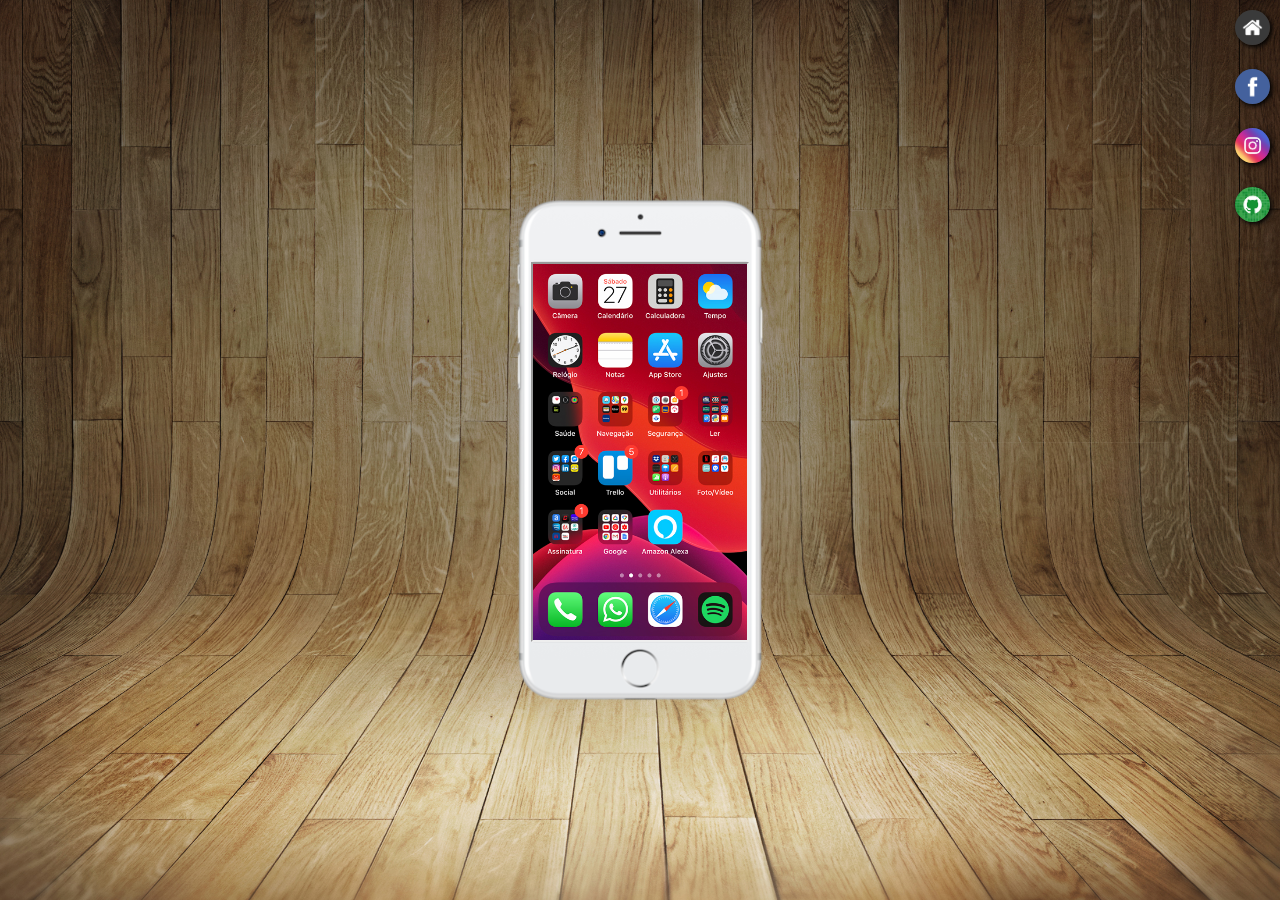
<file: index.html>
<!DOCTYPE html>
<html lang="en">
<head>
    <meta charset="UTF-8">
    <meta http-equiv="X-UA-Compatible" content="IE=edge">
    <meta name="viewport" content="width=device-width, initial-scale=1.0">
    <title>Projeto Social</title>
    <style>
        * {
            padding: 0px;
            margin: 0px;
        }

        html, body {
            height: 100vh;
            width: 100vw;
            font-family: Arial, Helvetica, sans-serif;
        }

        main {
            position: relative;
            height: 100vh;      
        }

        body {
            background: url(imagens/fundo-madeira.jpg) top center no-repeat fixed;
            background-size: cover; 
        }

        section#telefone {
            background: url(imagens/frame-iphone250x504.png);
            width: 250px;
            height: 504px;
            position: absolute;
            top: 50%;
            left: 50%;
            transform: translate(-50%, -50%);
        }

        iframe#tela {
            width: 214px;
            height: 376px;
            position: relative;
            top: 64px;
            left: 16px;
        }

        section#redes-sociais {
            text-align: right;

        }

        section#redes-sociais > a > img {
            border-radius: 50%;
            width: 35px;
            margin: 10px;
            box-sizing: border-box;
            box-shadow: 2px 2px 5px black;
        }

        section#redes-sociais img:hover {
            border: 2px solid rgba(255, 255, 255, 0.842);
            transform: translate(-5%, -5%);
            transition: transform .3s, border .6s;
            box-shadow: 5px 5px 10px black;   
        }


    </style>
</head>
<body>
    <main>
        <section id="telefone">
            <iframe src="home.html" name="tela" id="tela">Seu navegador não é compatível com isso</iframe>
        </section>

        <section id="redes-sociais">

            <a href="home.html" target="tela"><img src="imagens/logo-home.jpg" alt="Tela Home" ></a> <br>

            <a href="facebook.html" target="tela"><img src="imagens/logo-facebook.jpg" alt="Tela facebook"></a> <br>
            
            <a href="instagram.html" target="tela"><img src="imagens/logo-instagram.jpg" alt=""></a> <br>

            <a href="github.html" target="tela"><img src="imagens/logo-github.jpg" alt=""></a>
            <a href="#" target="tela"></a>
        </section>
    </main>
</body>
</html>
</file>
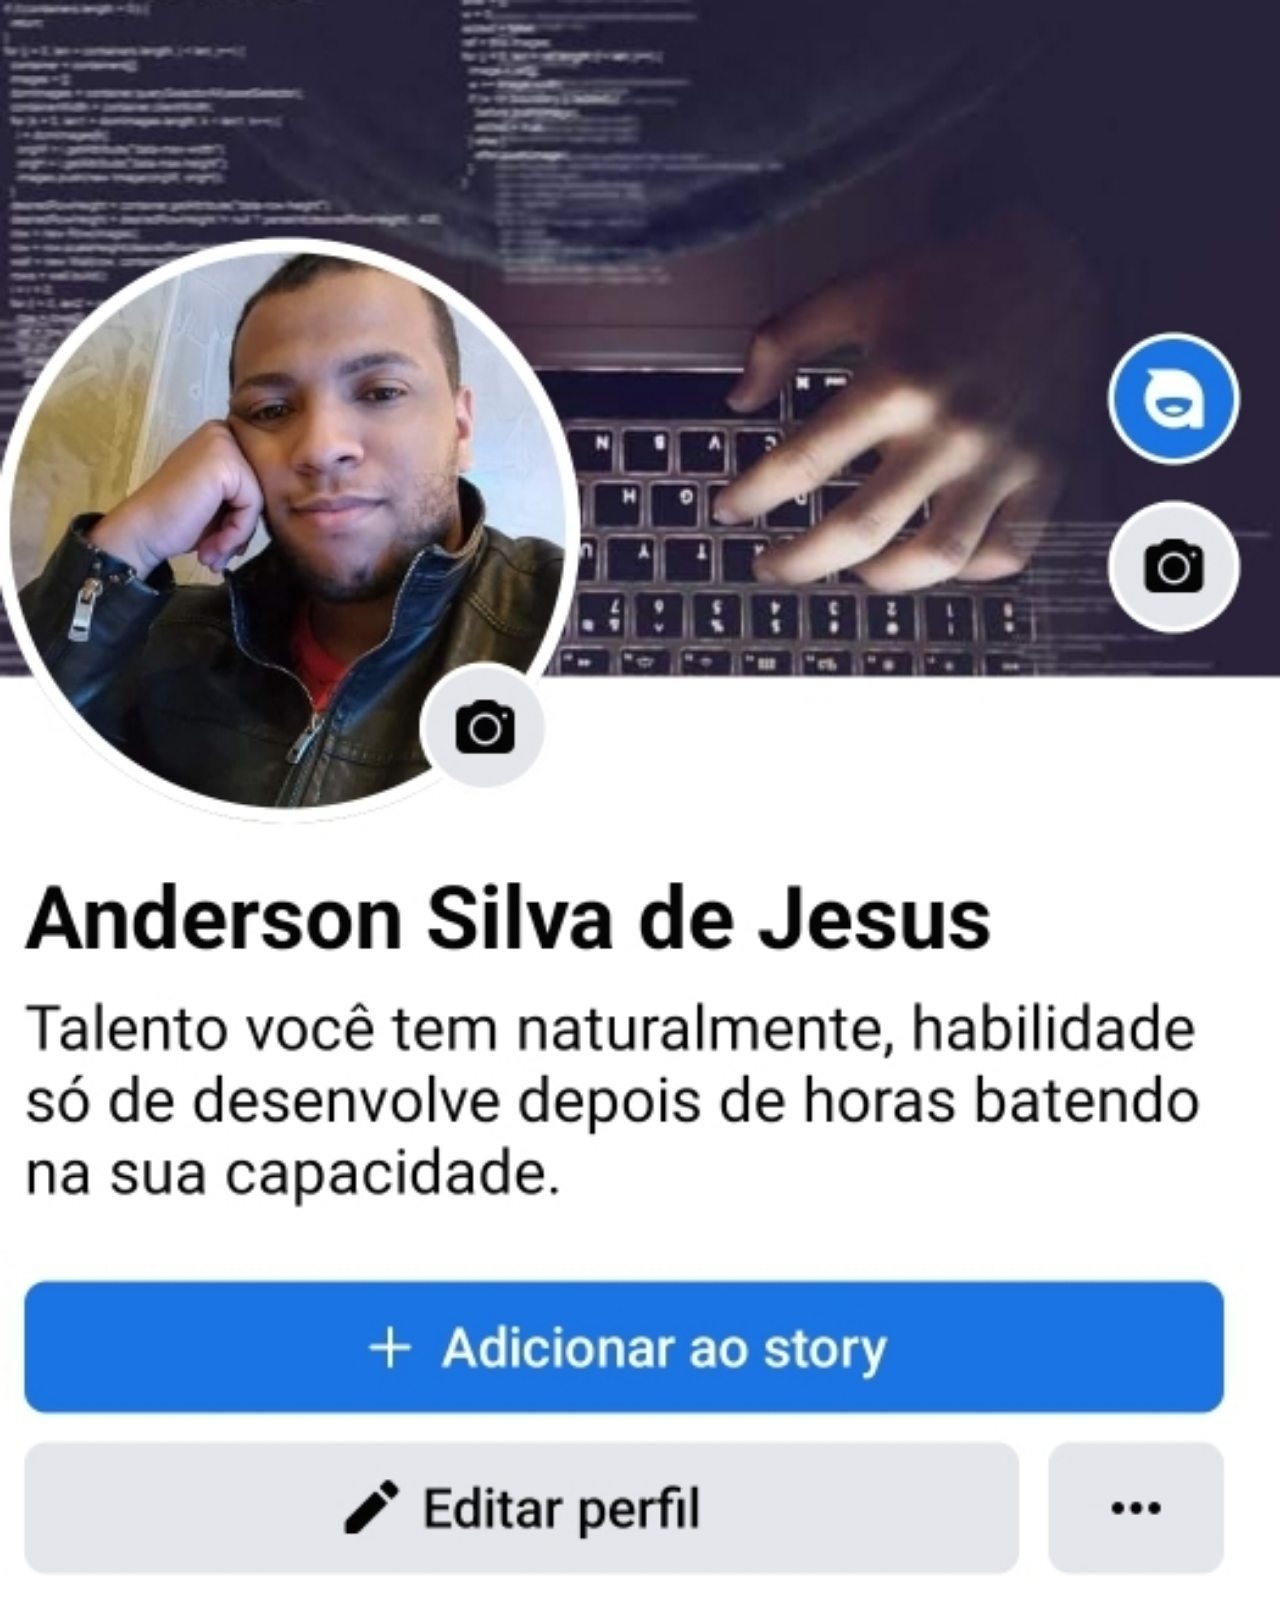
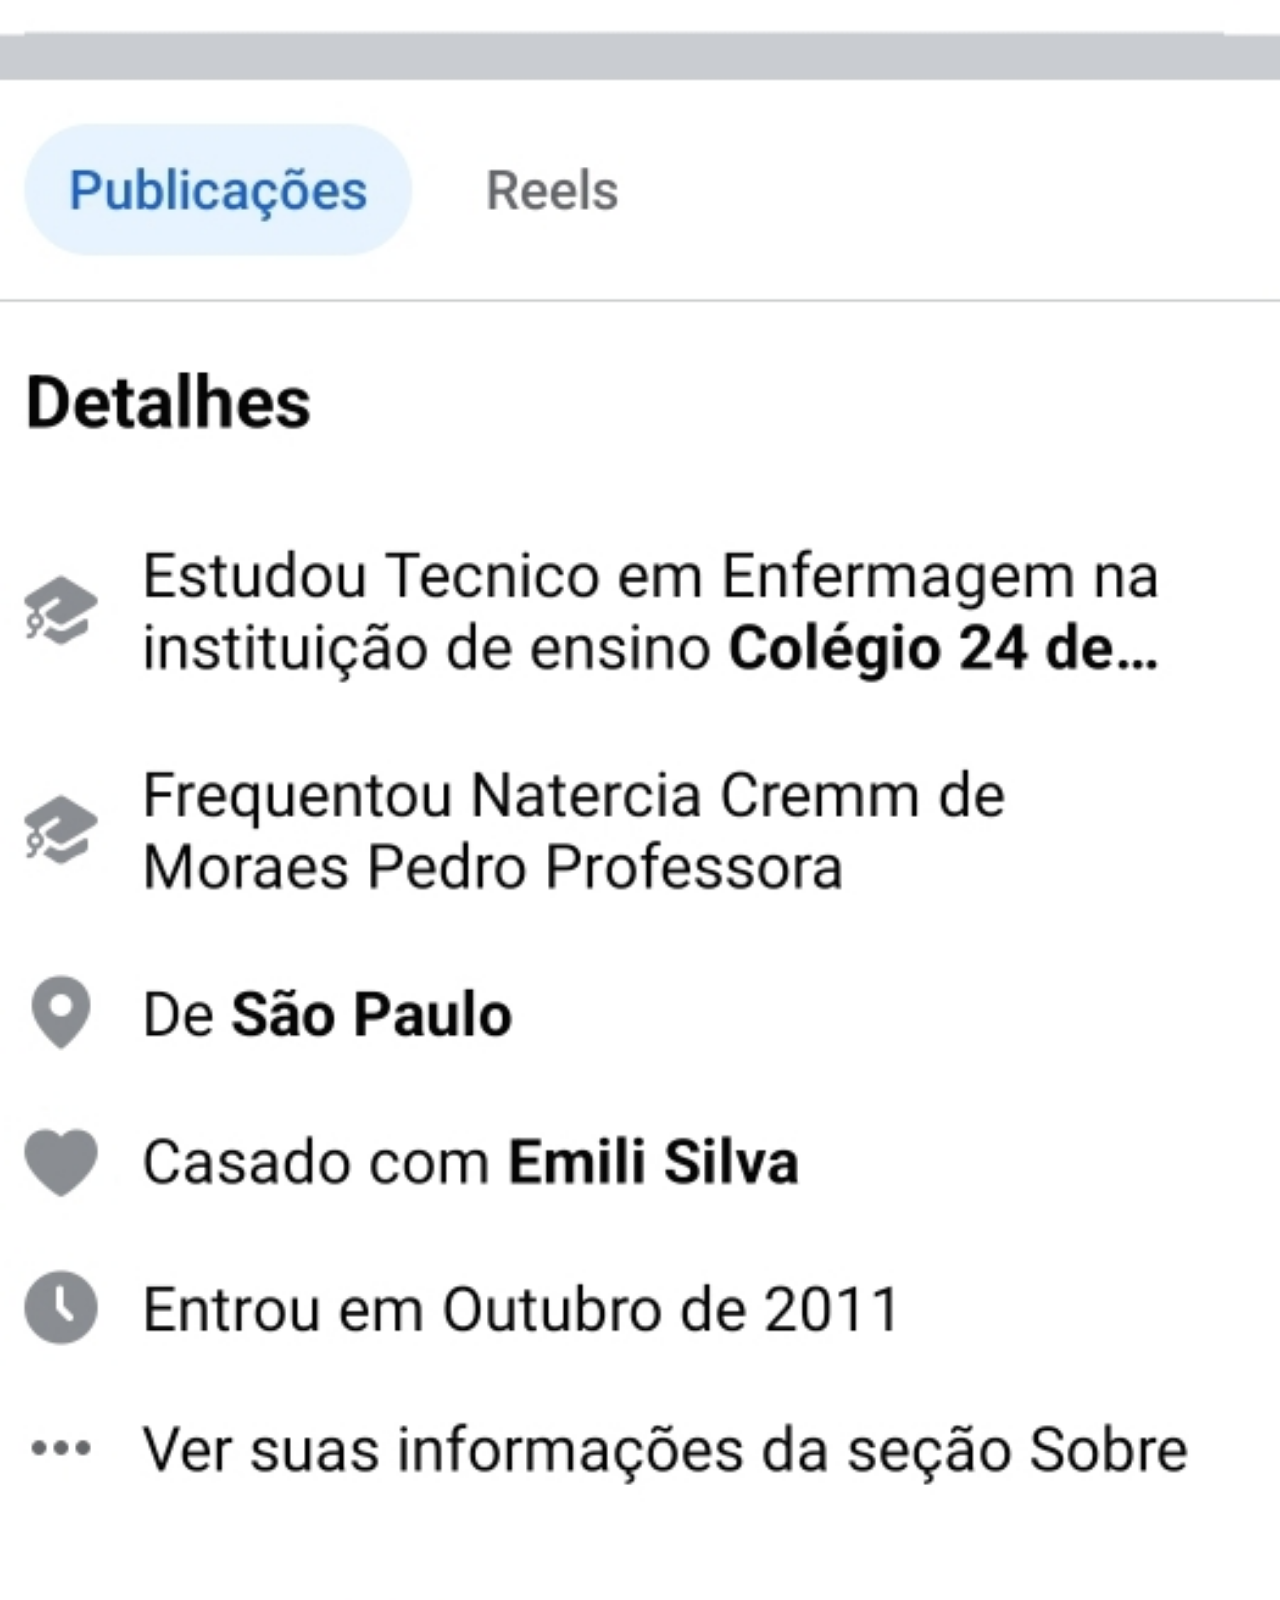
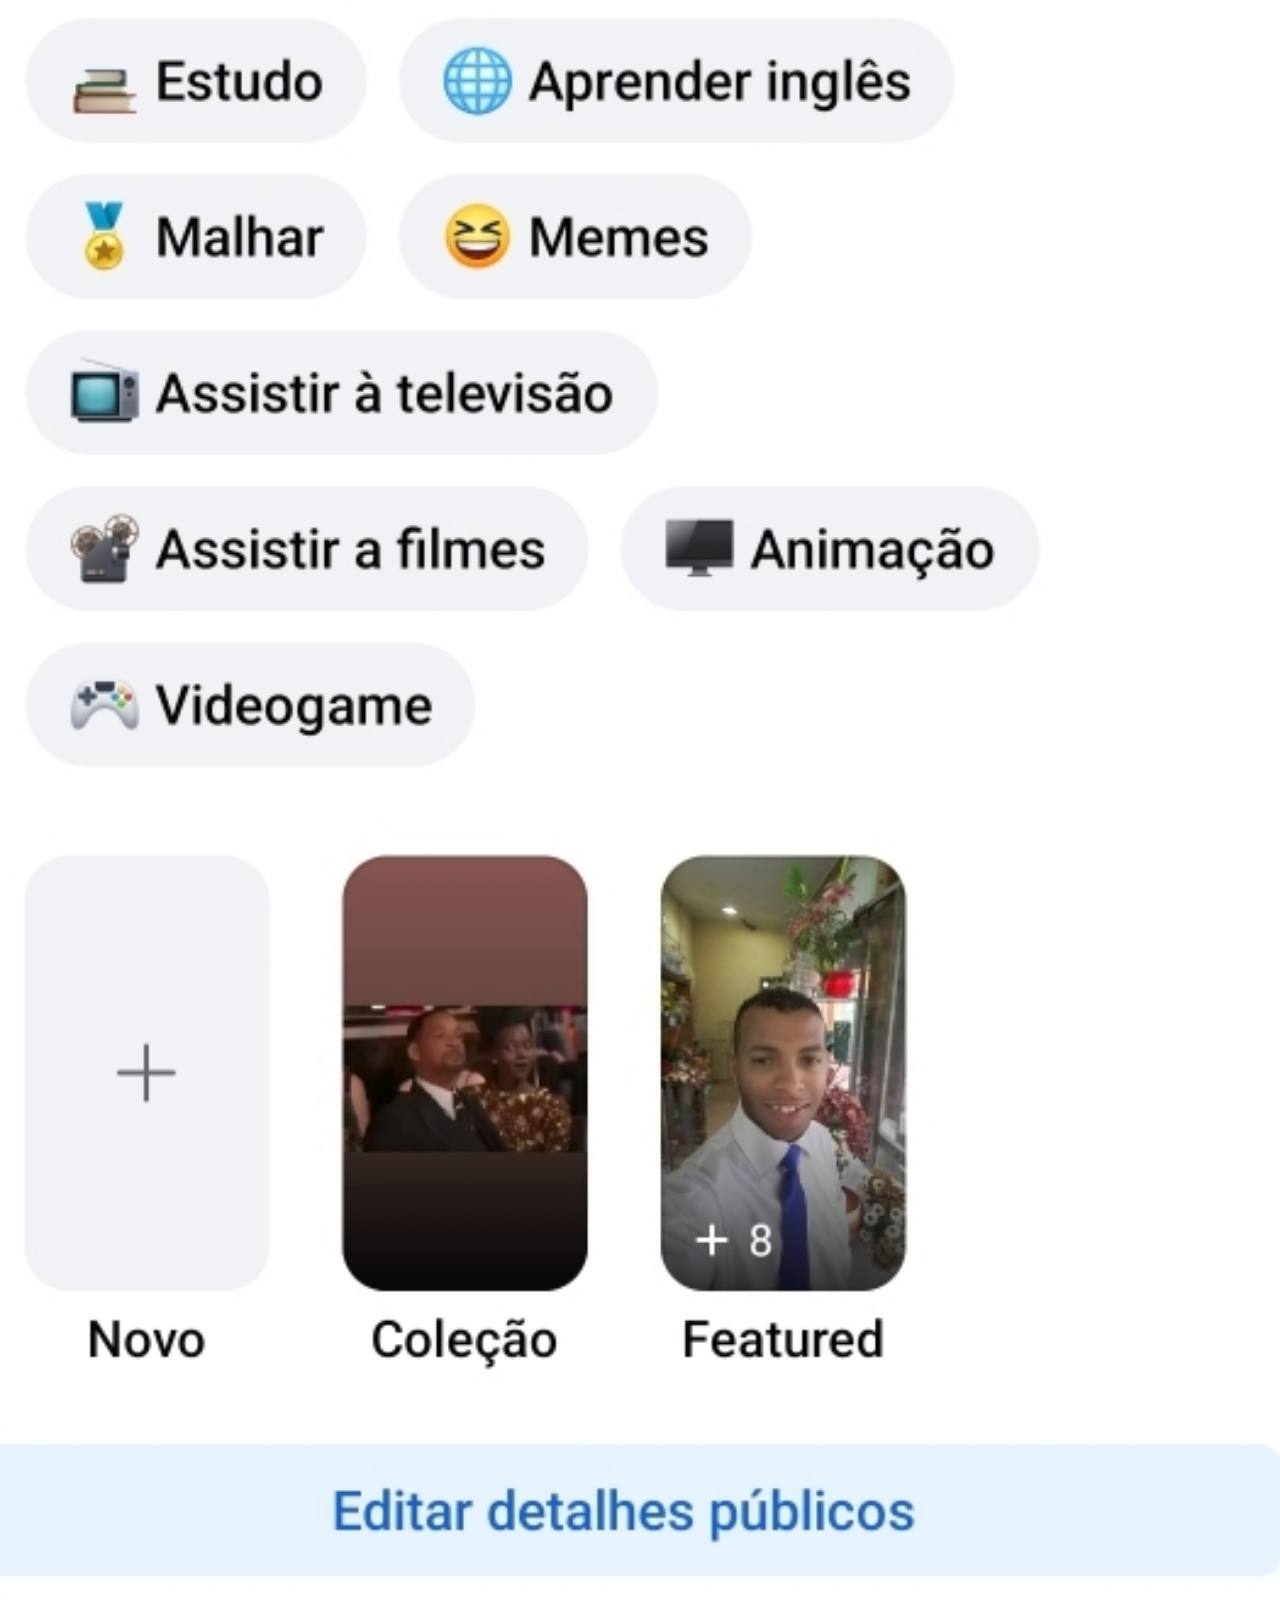
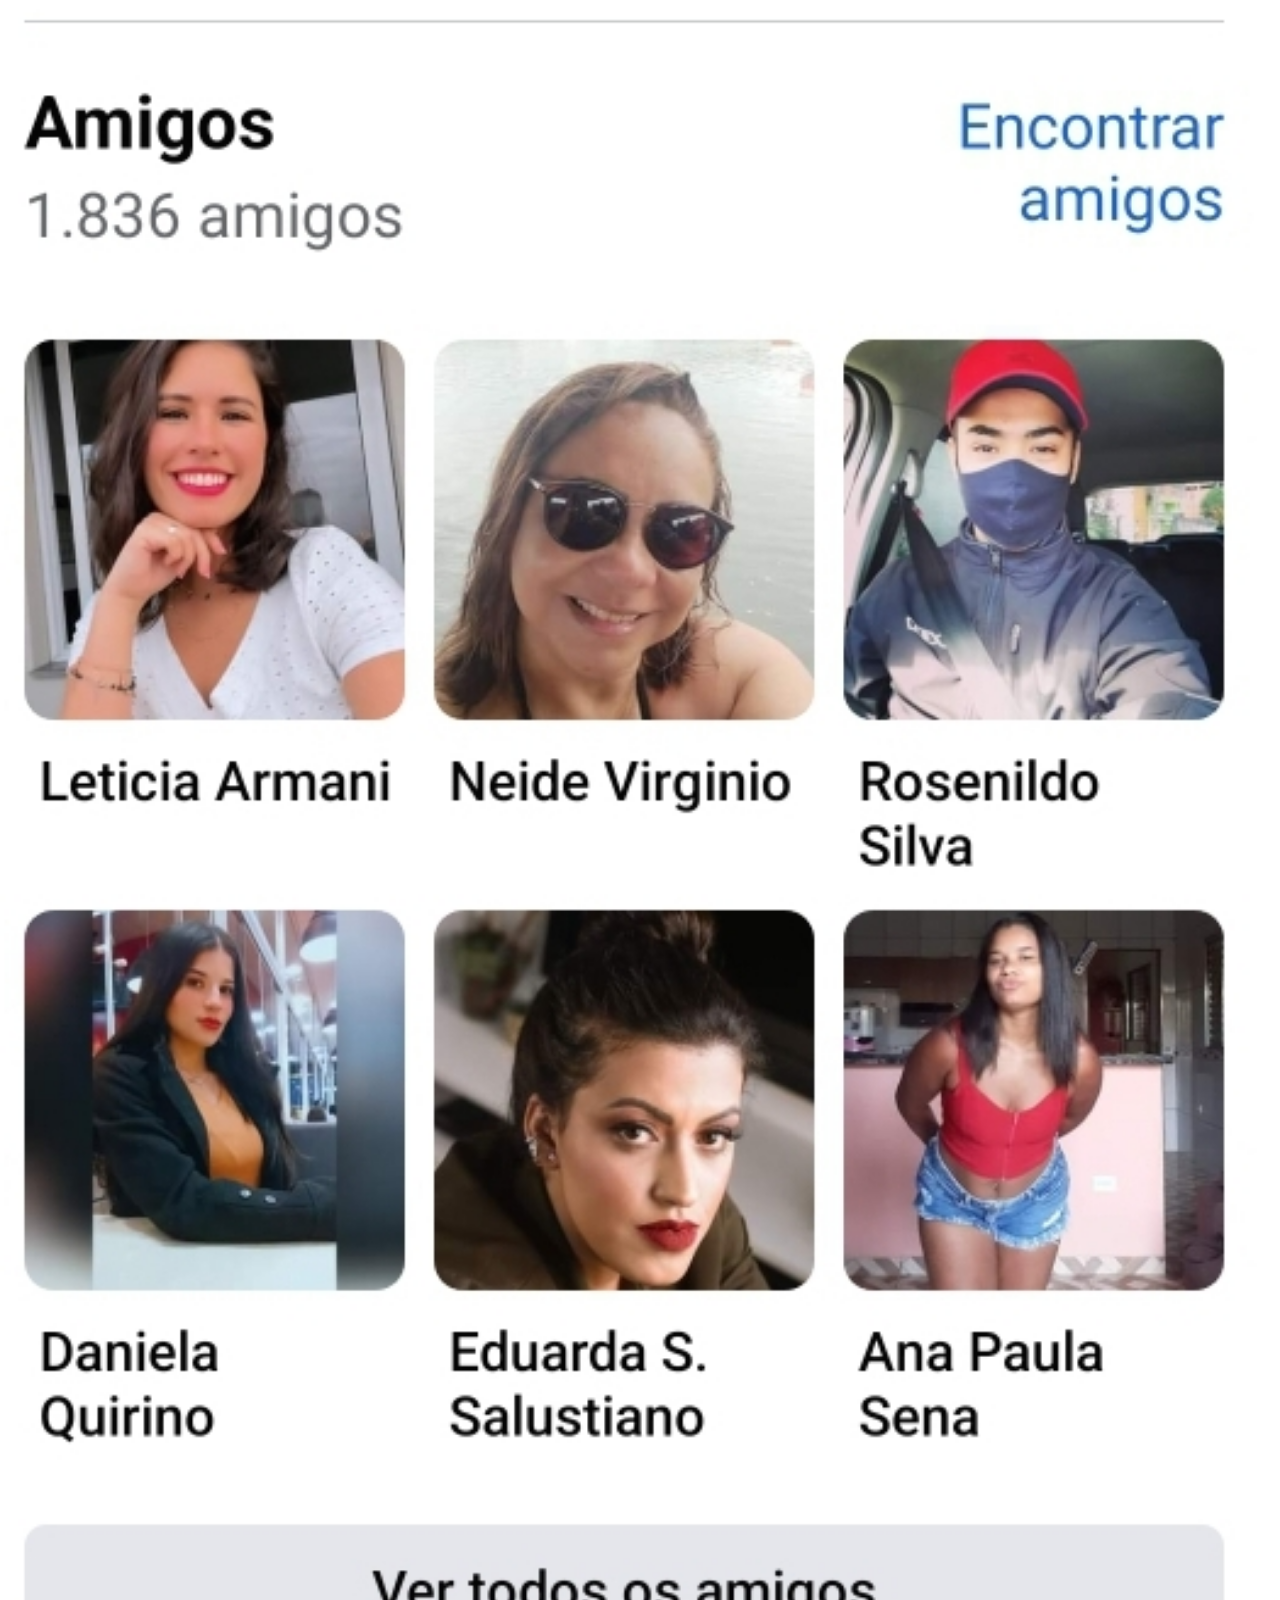
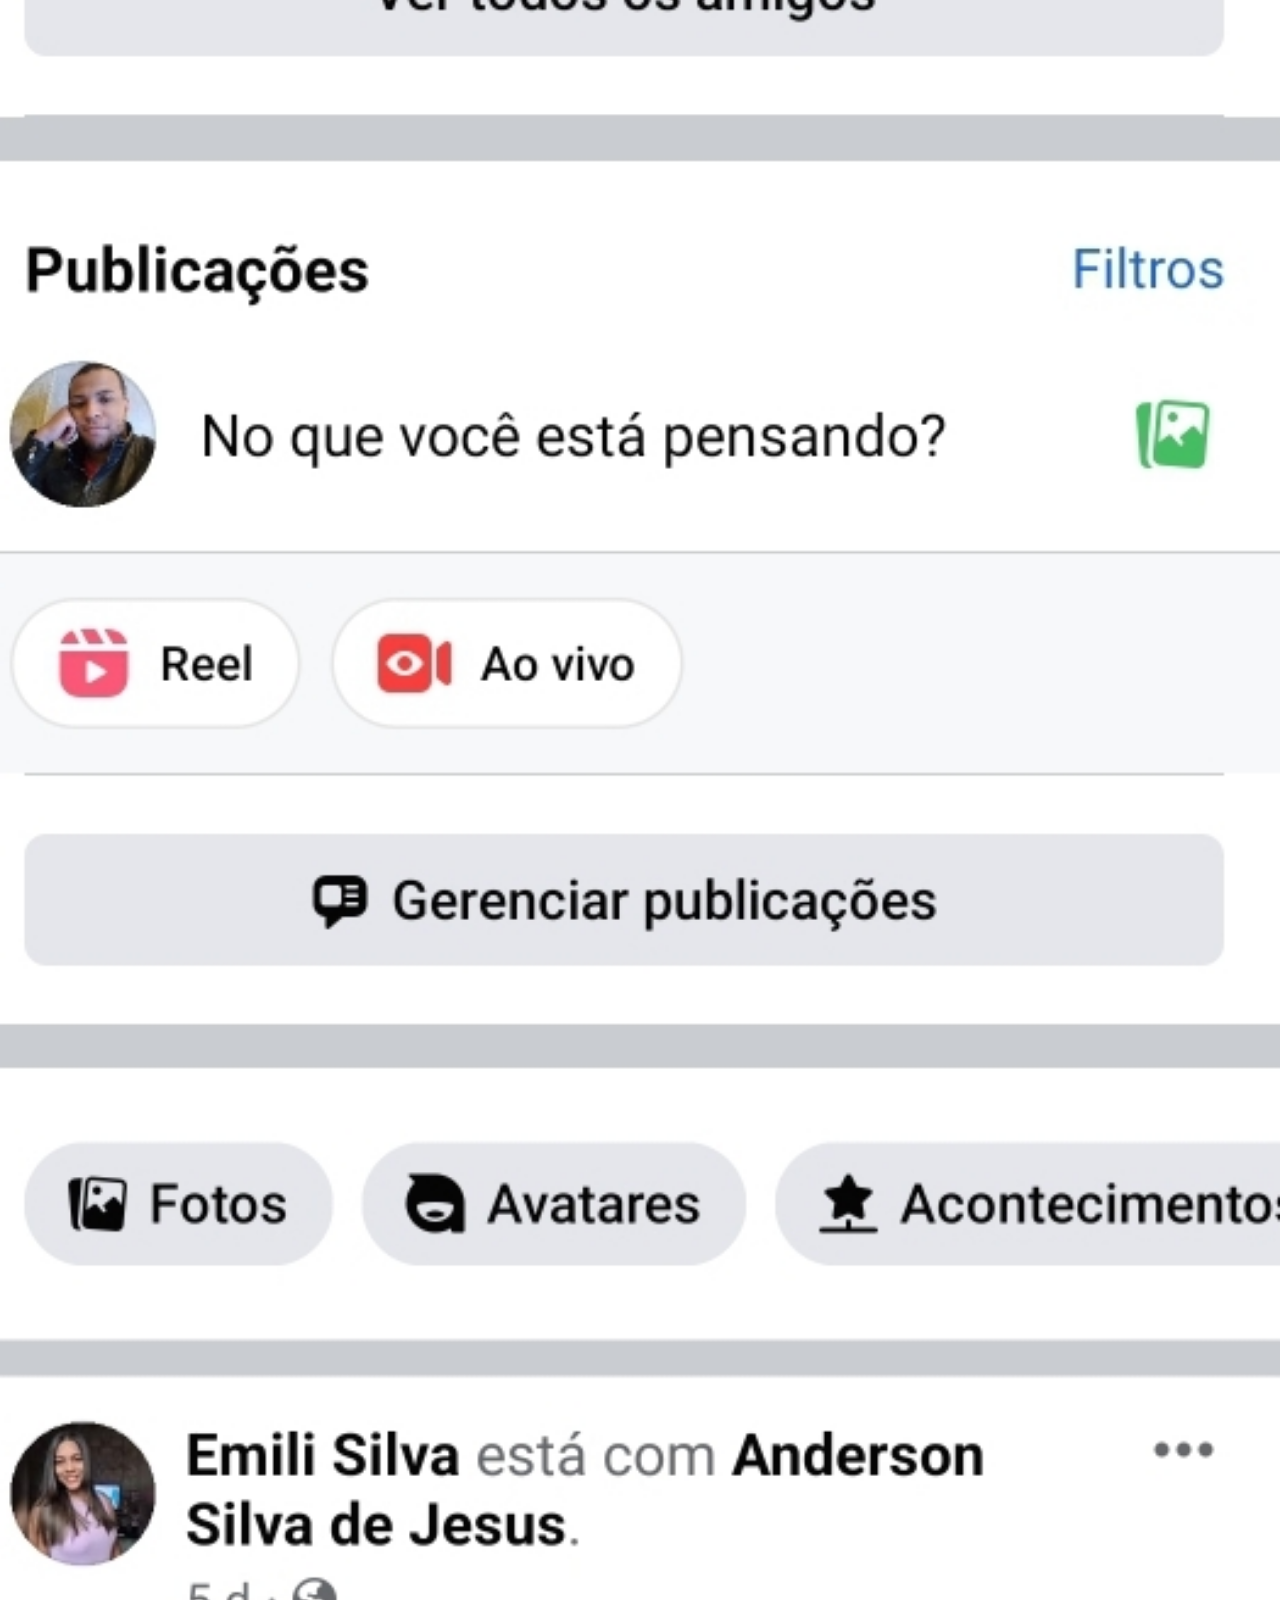
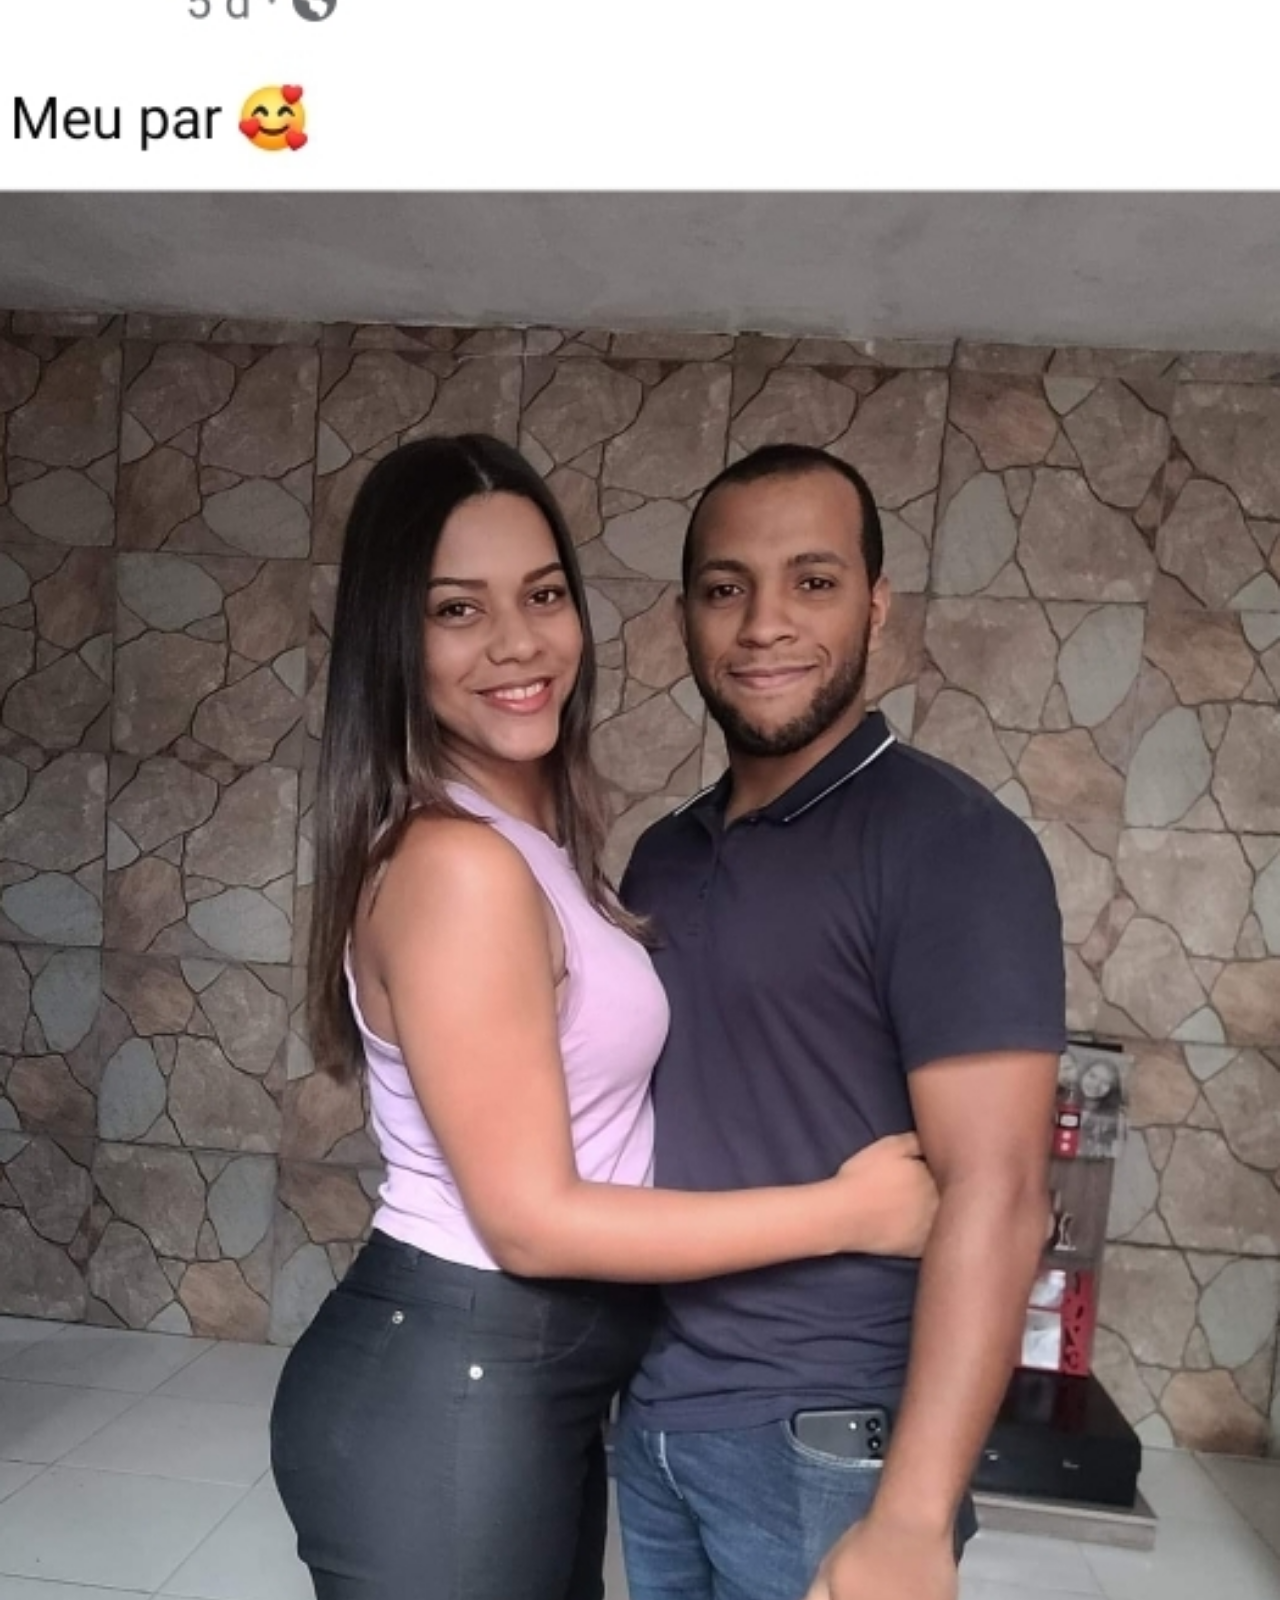
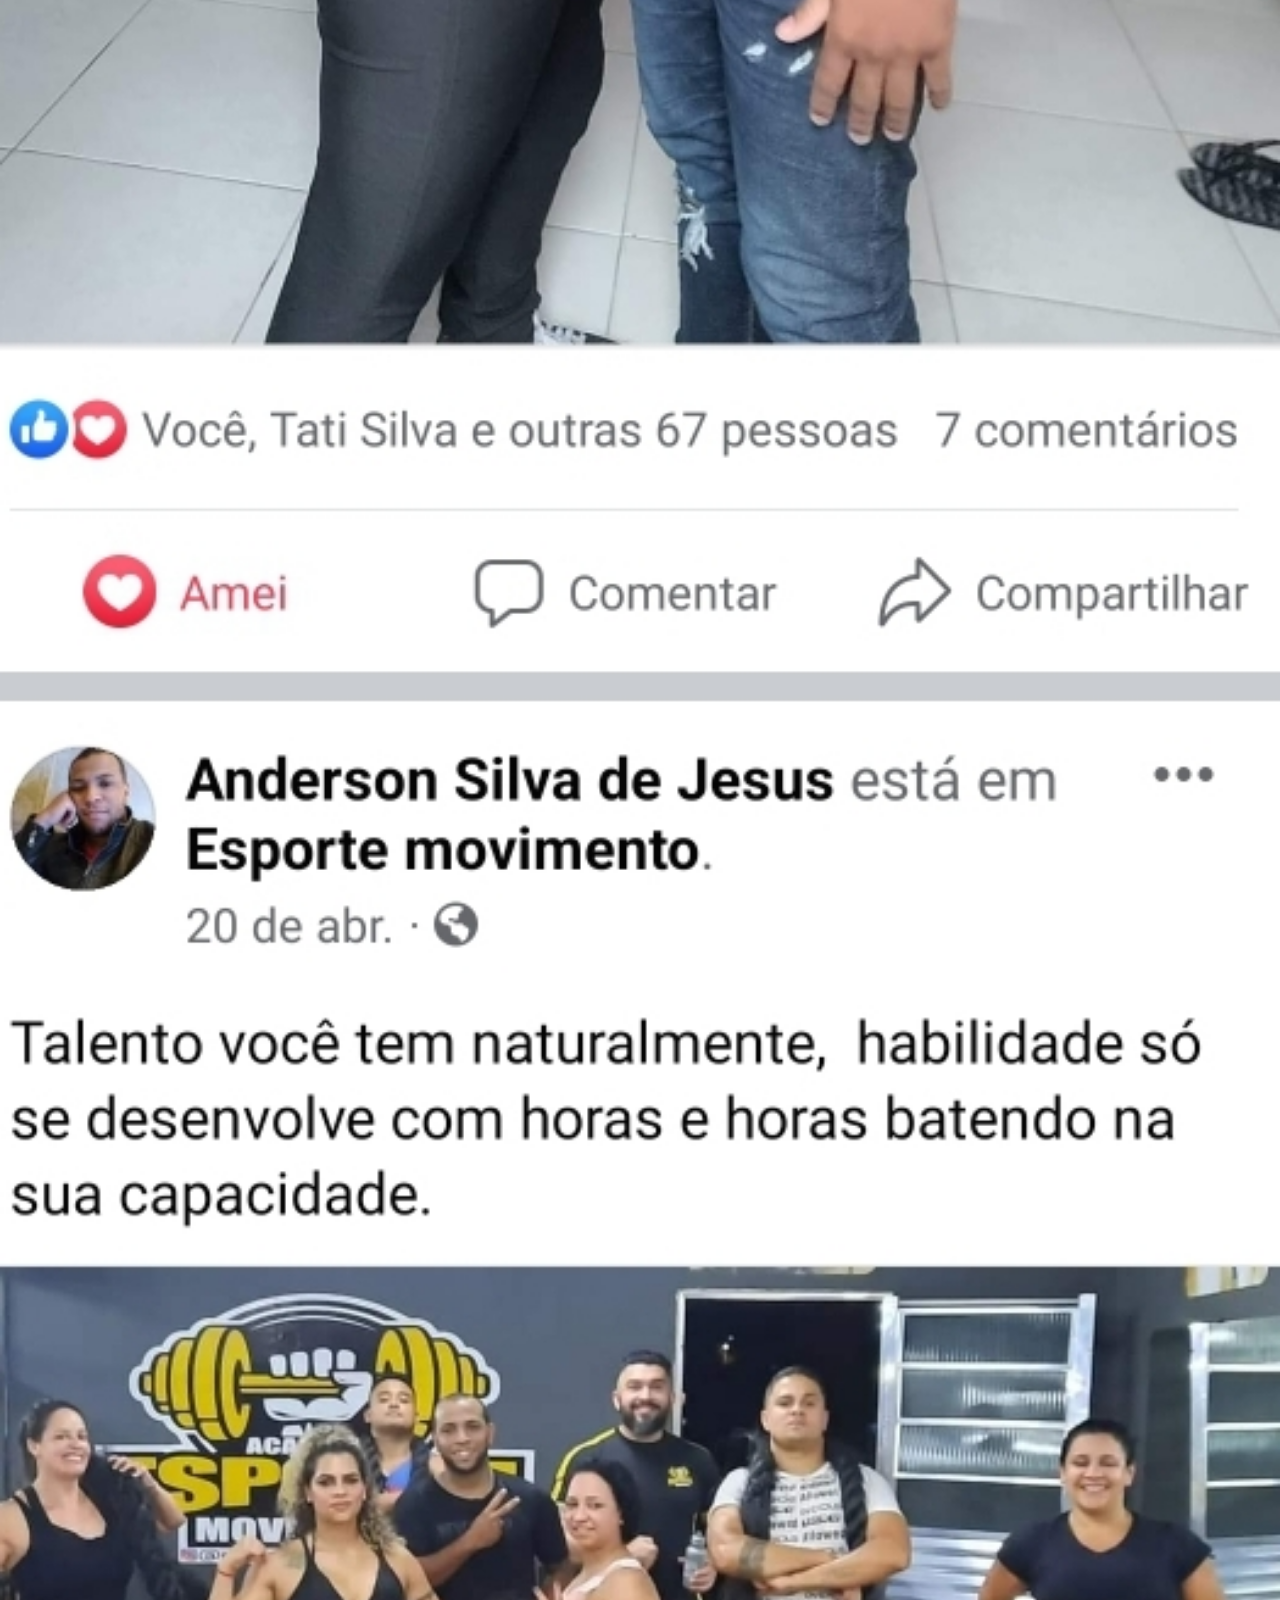
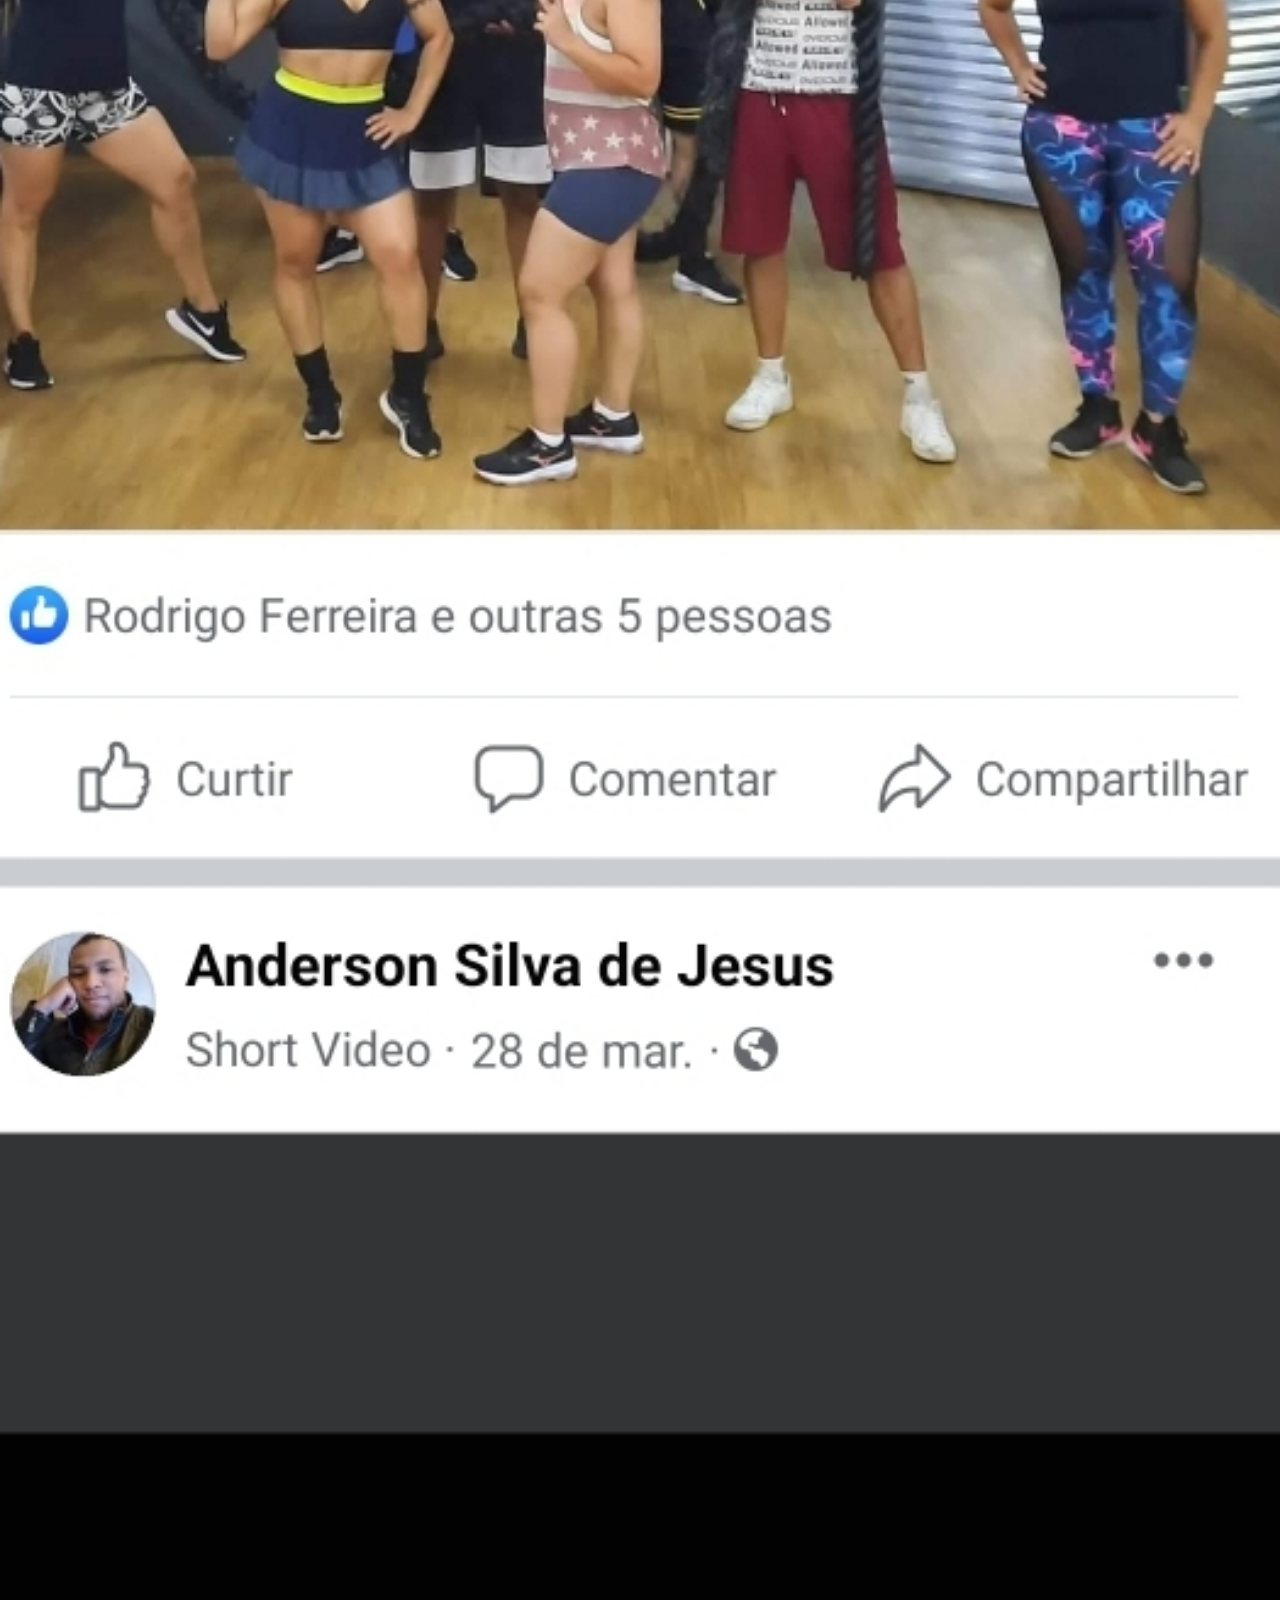
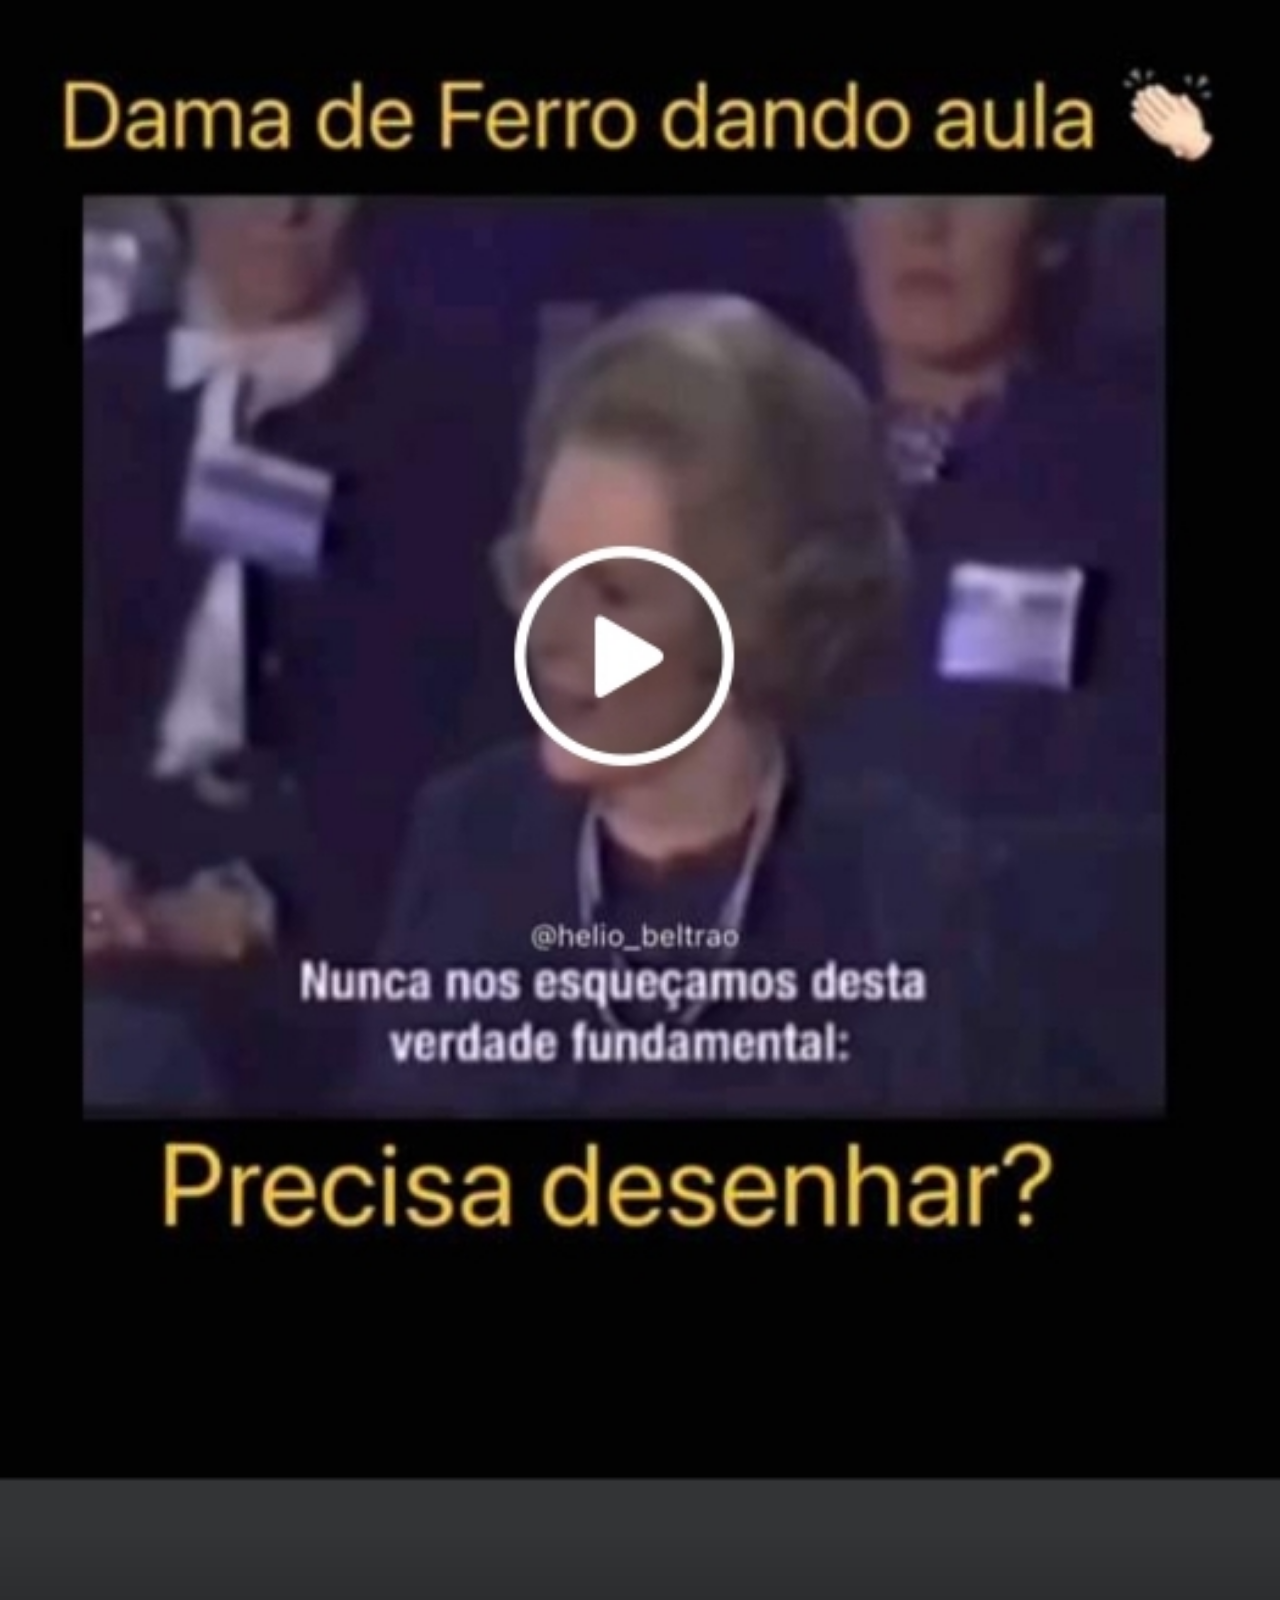
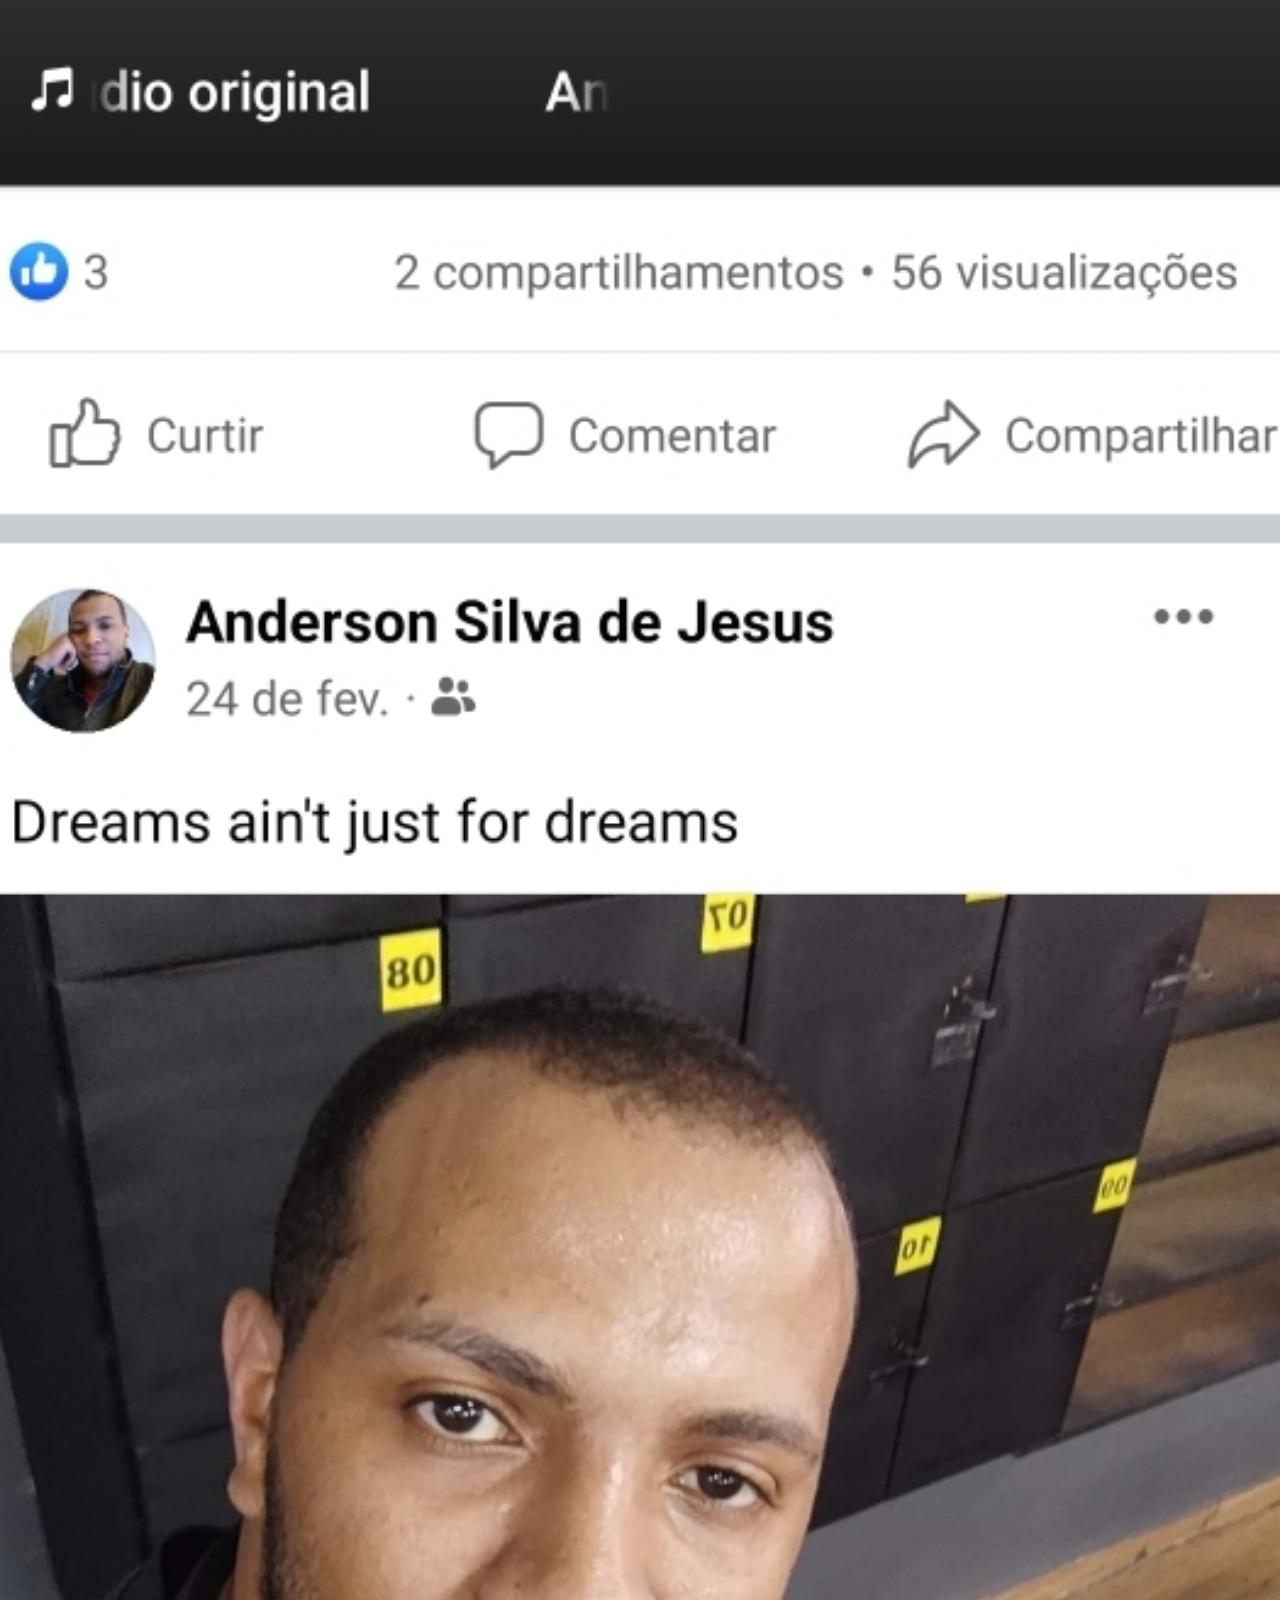
<file: facebook.html>
<!DOCTYPE html>
<html lang="pt-br">
<head>
    <meta charset="UTF-8">
    <meta http-equiv="X-UA-Compatible" content="IE=edge">
    <meta name="viewport" content="width=device-width, initial-scale=1.0">
    <title>Facebook</title>
    <link rel="stylesheet" href="style.css">
</head>
<body>
    <img src="imagens/meu-facebook.jpg" id="tela" alt="Tela facebook">
    <a href="https://www.facebook.com/profile.php?id=100003086443917" target="_blank" rel="external">ACESSE</a>
</body>
</html>
</file>
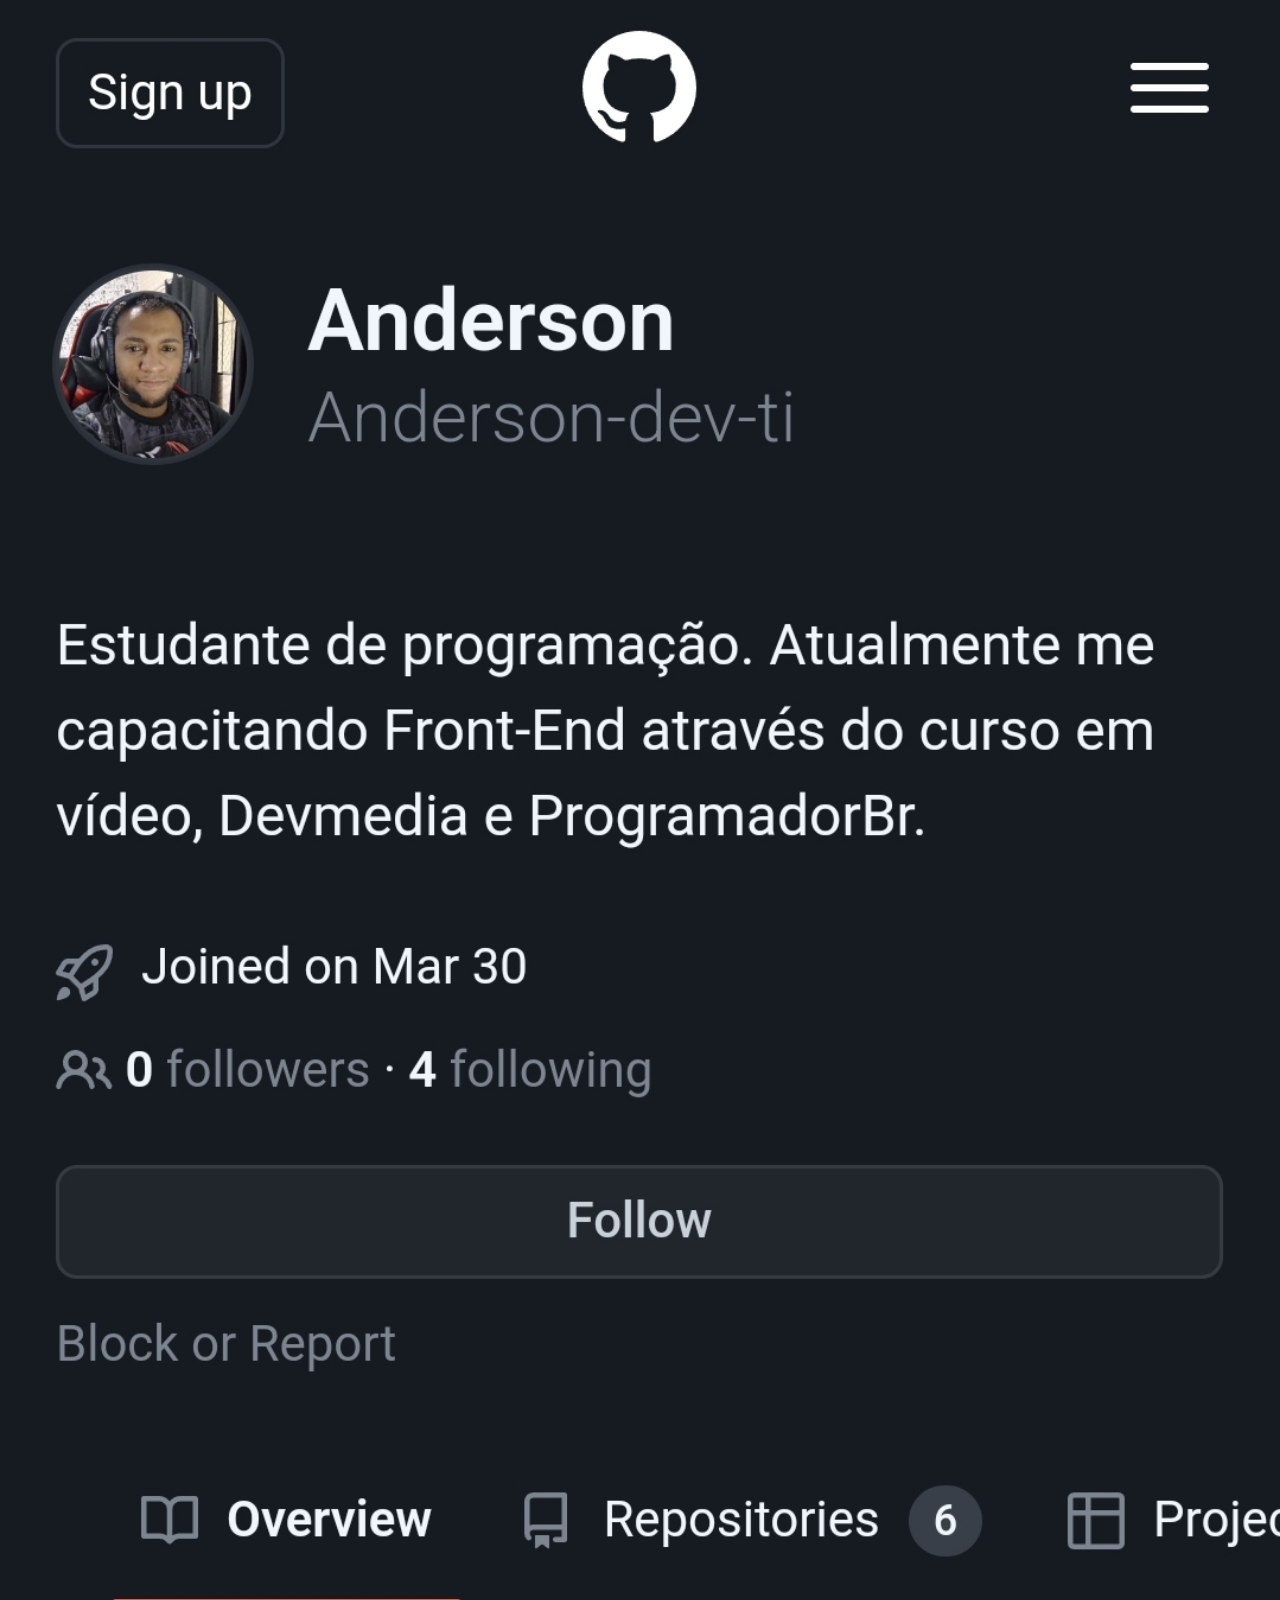
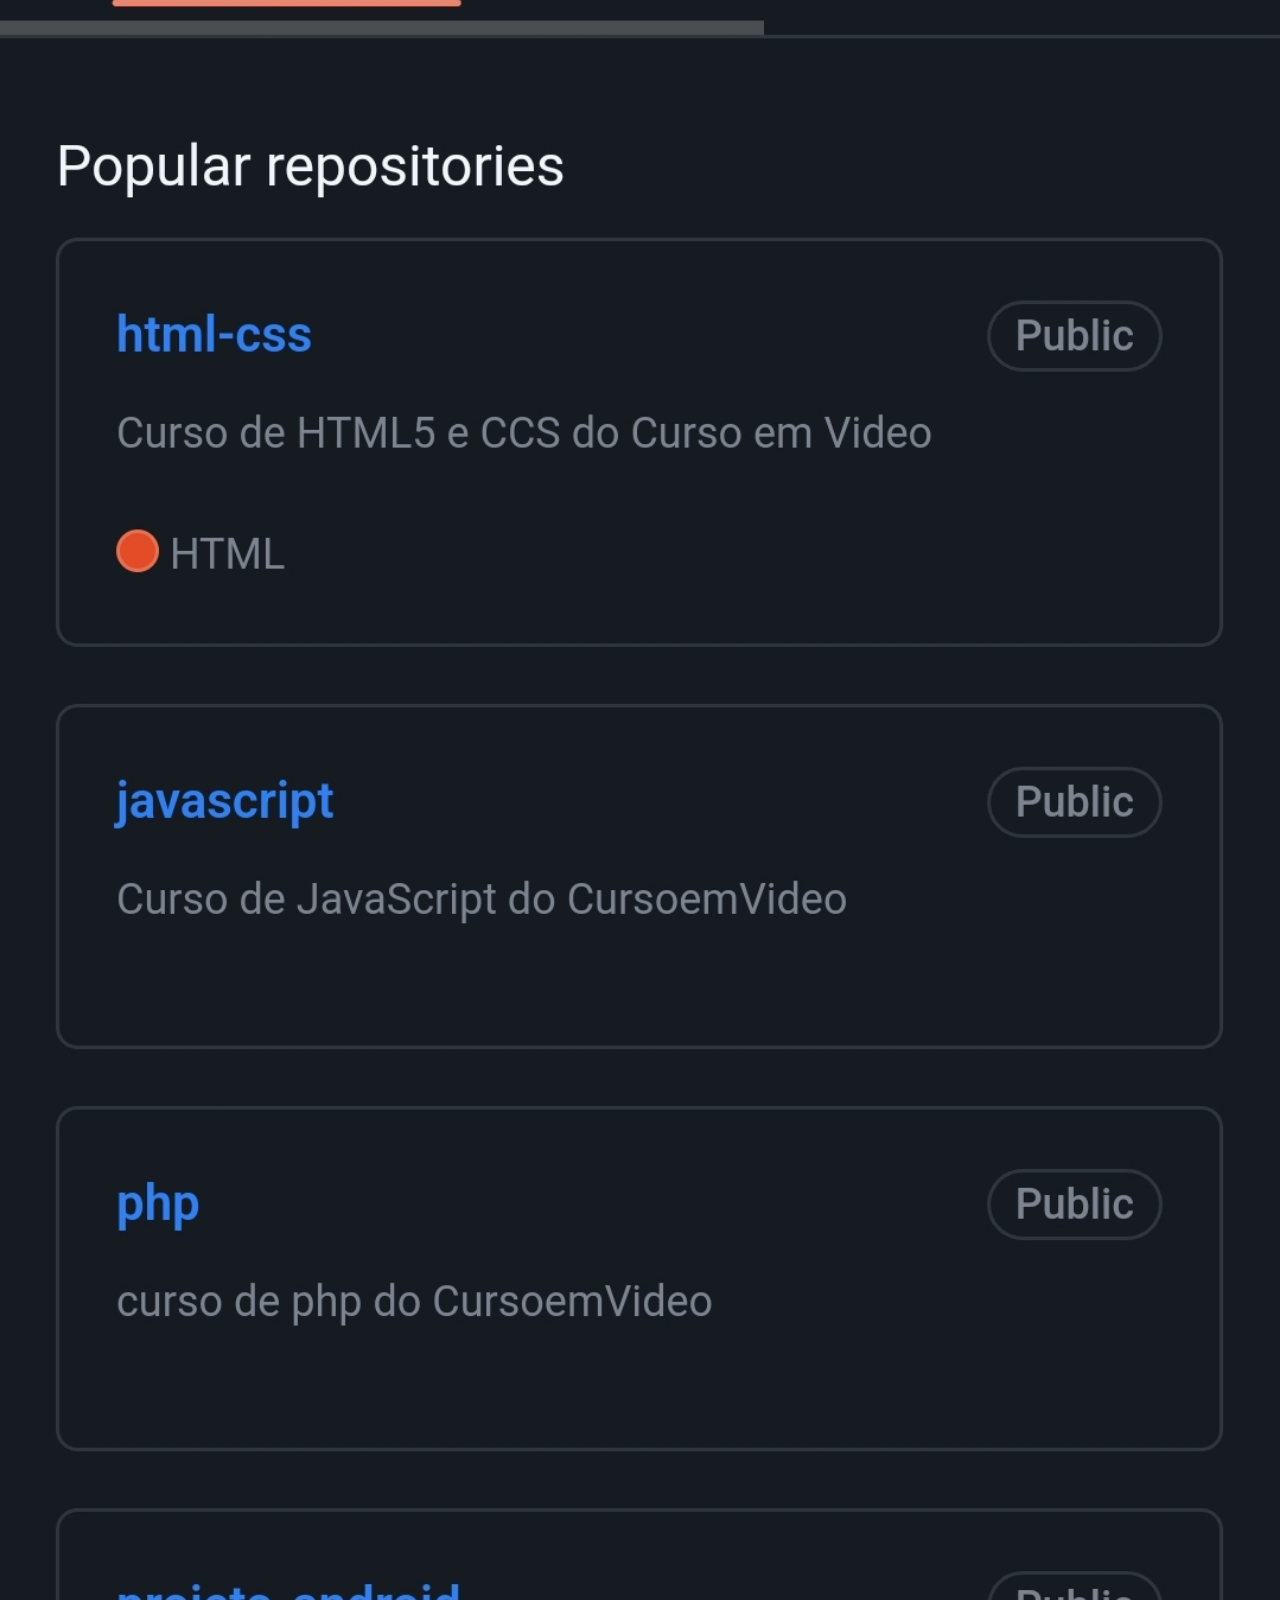
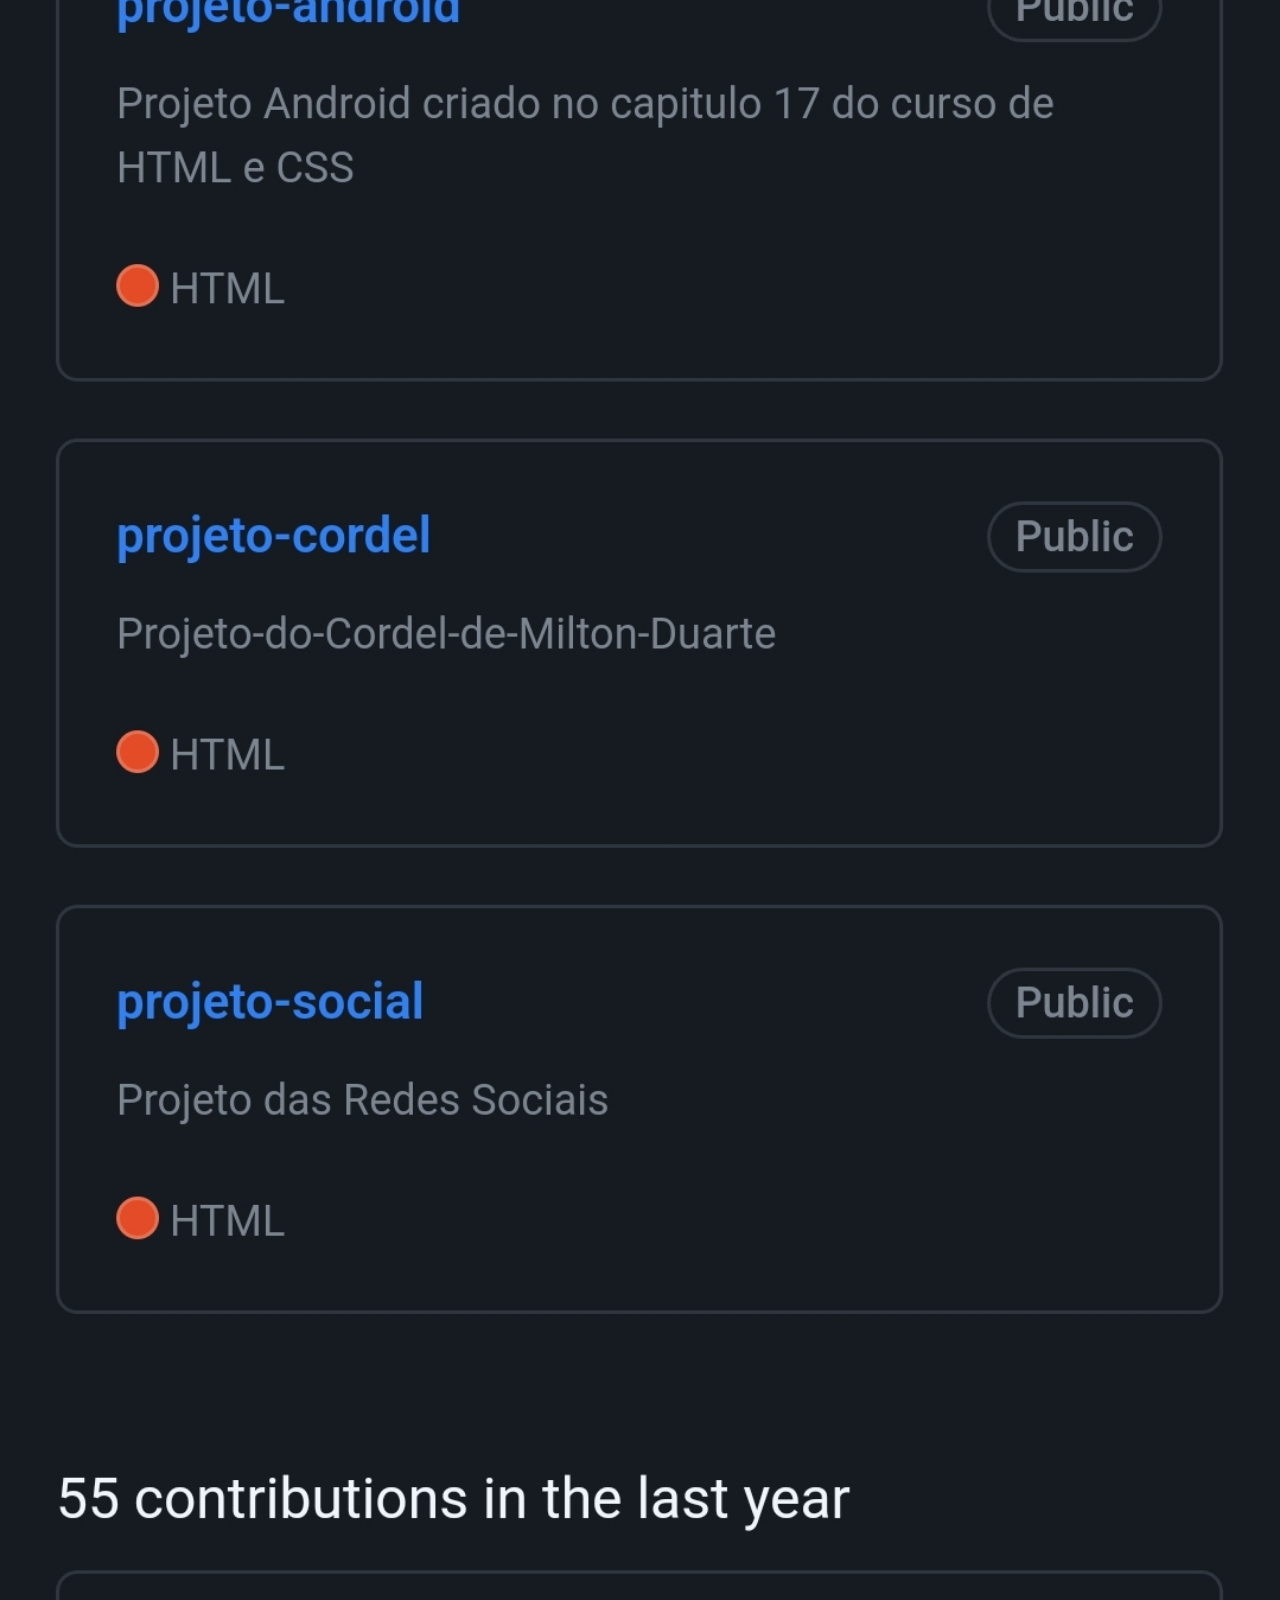
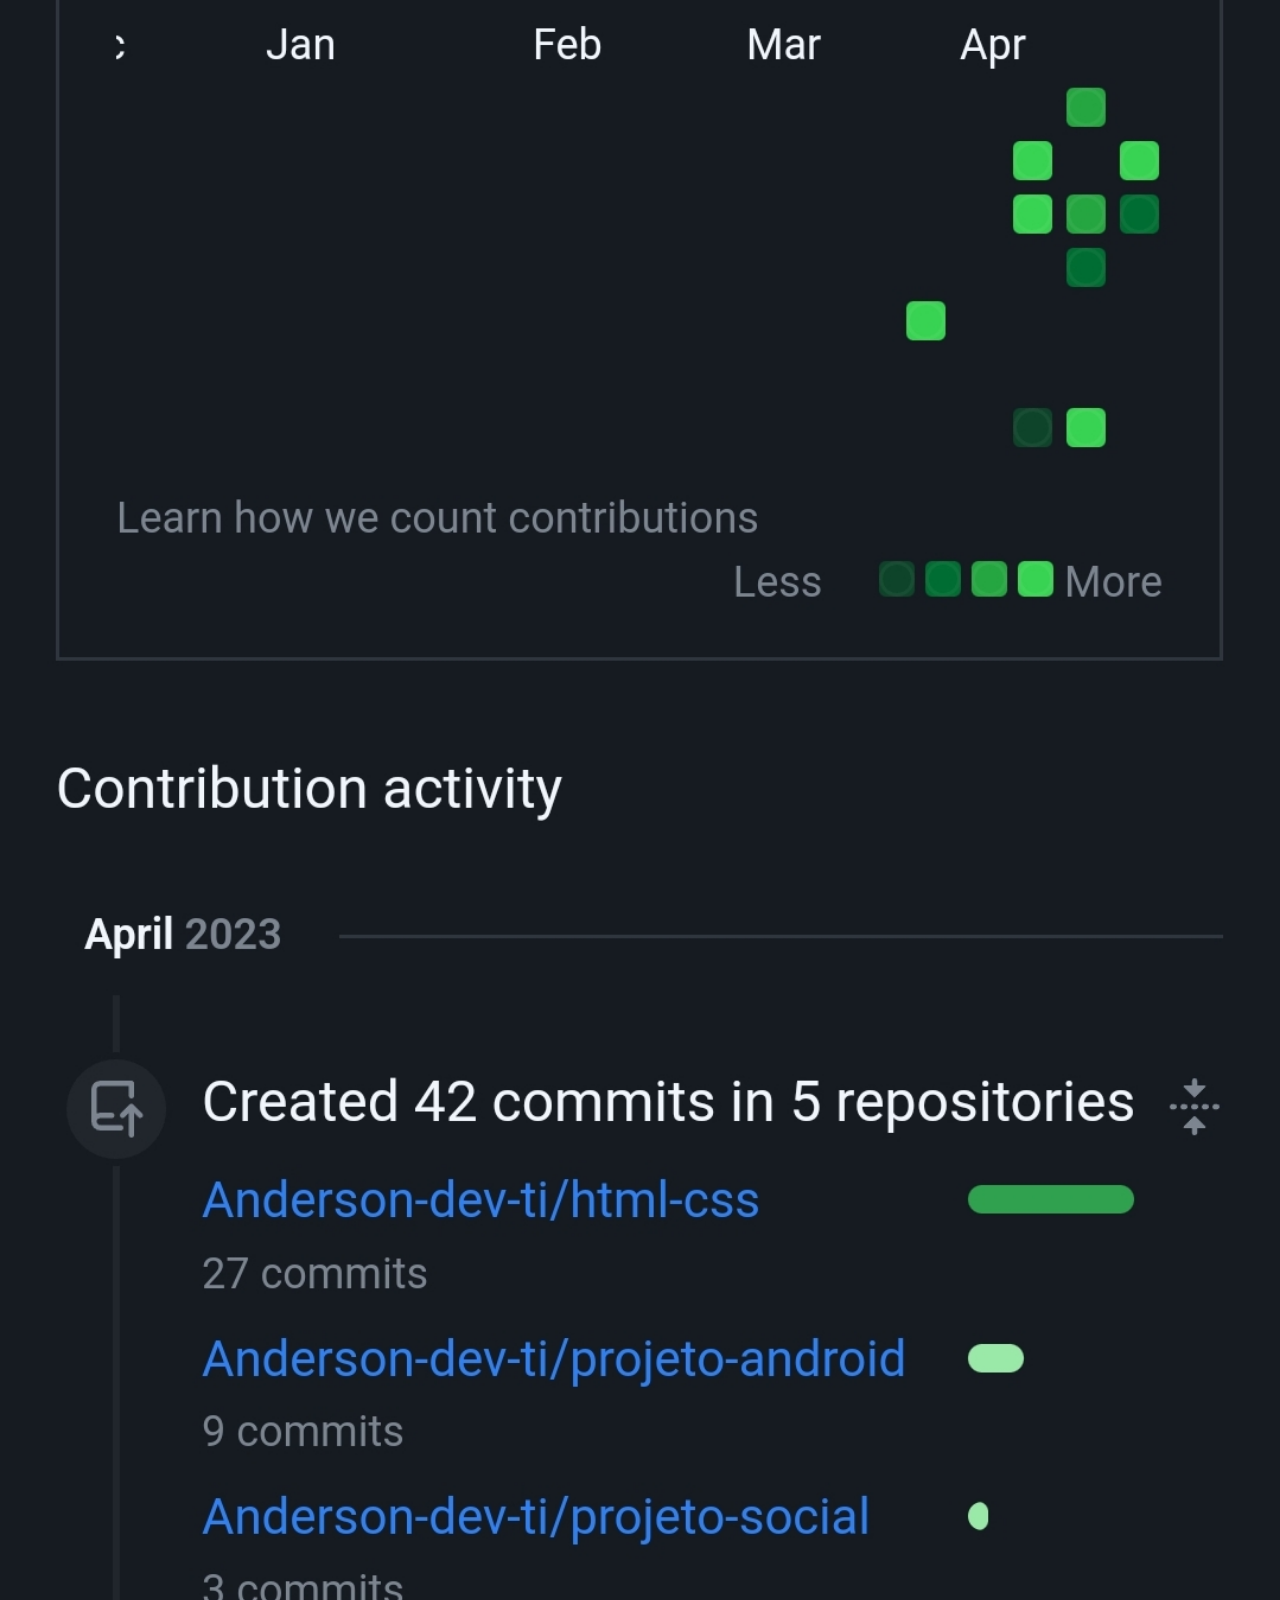
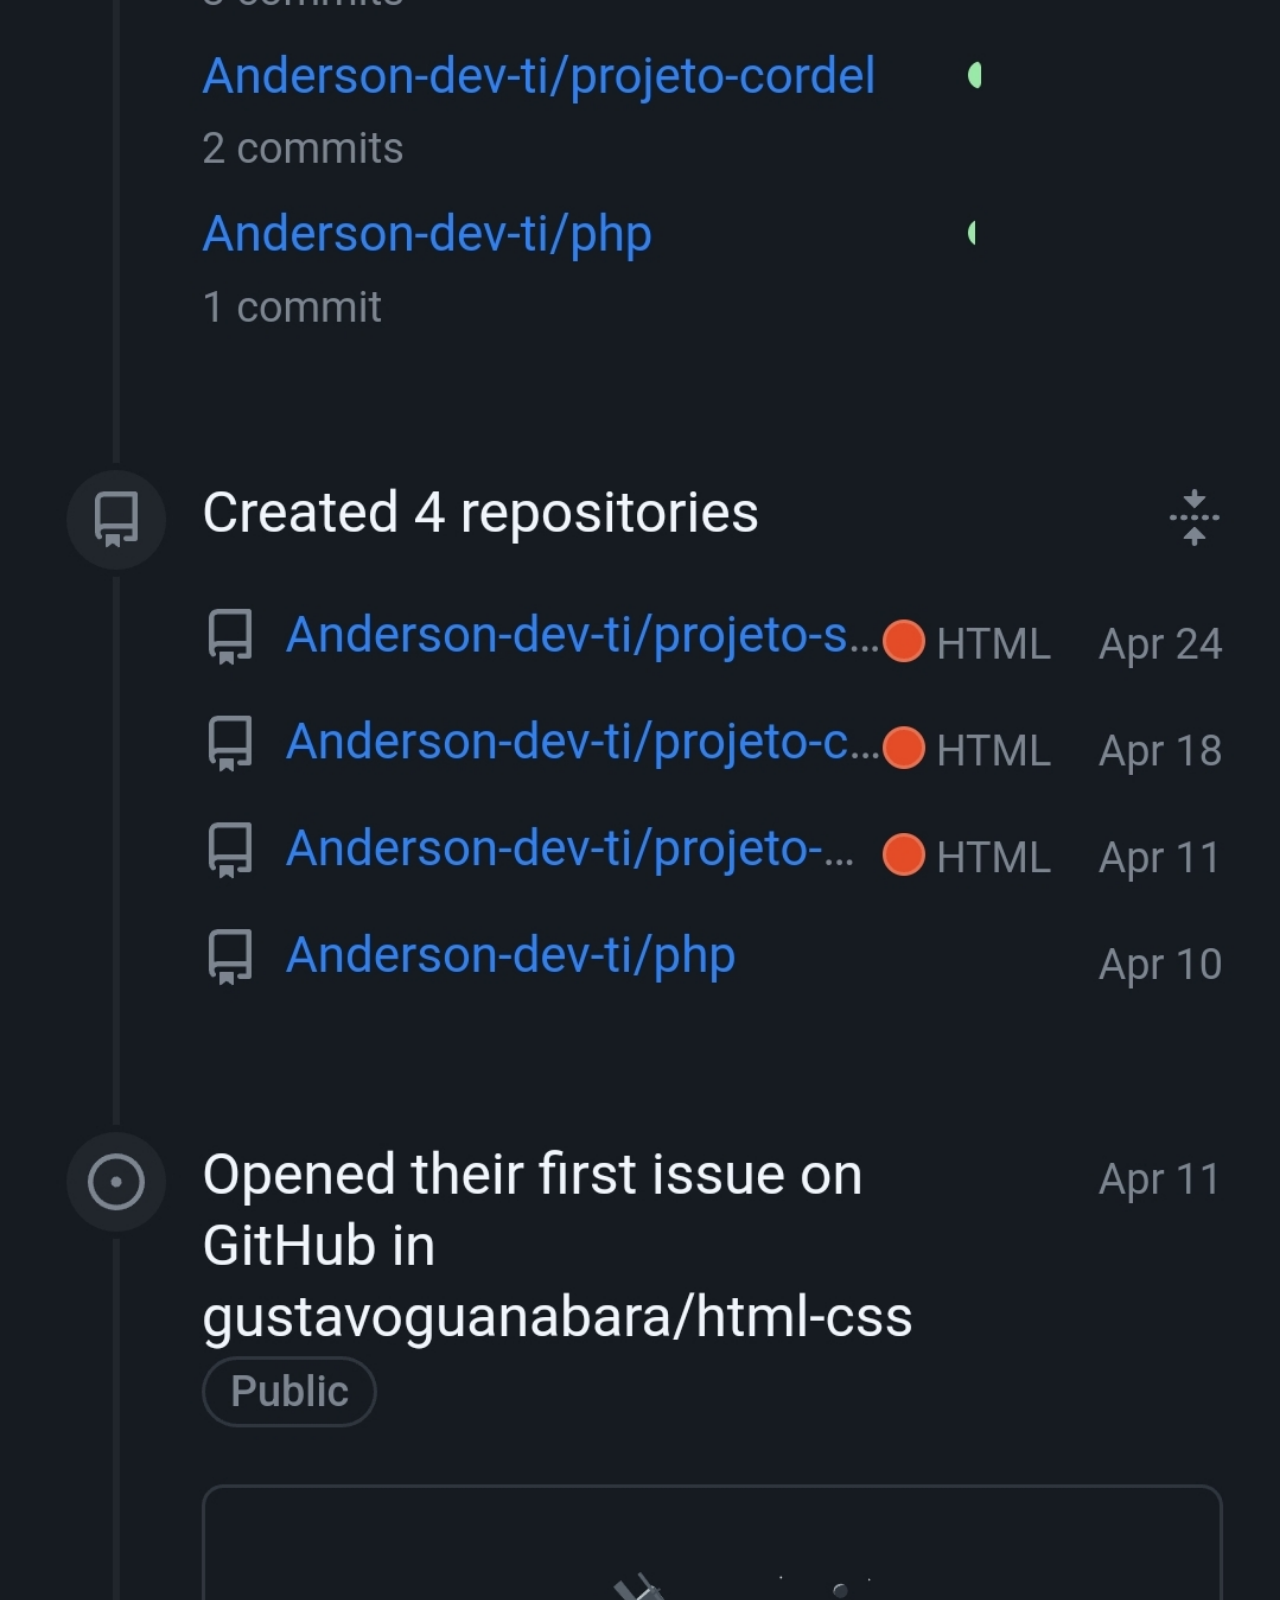
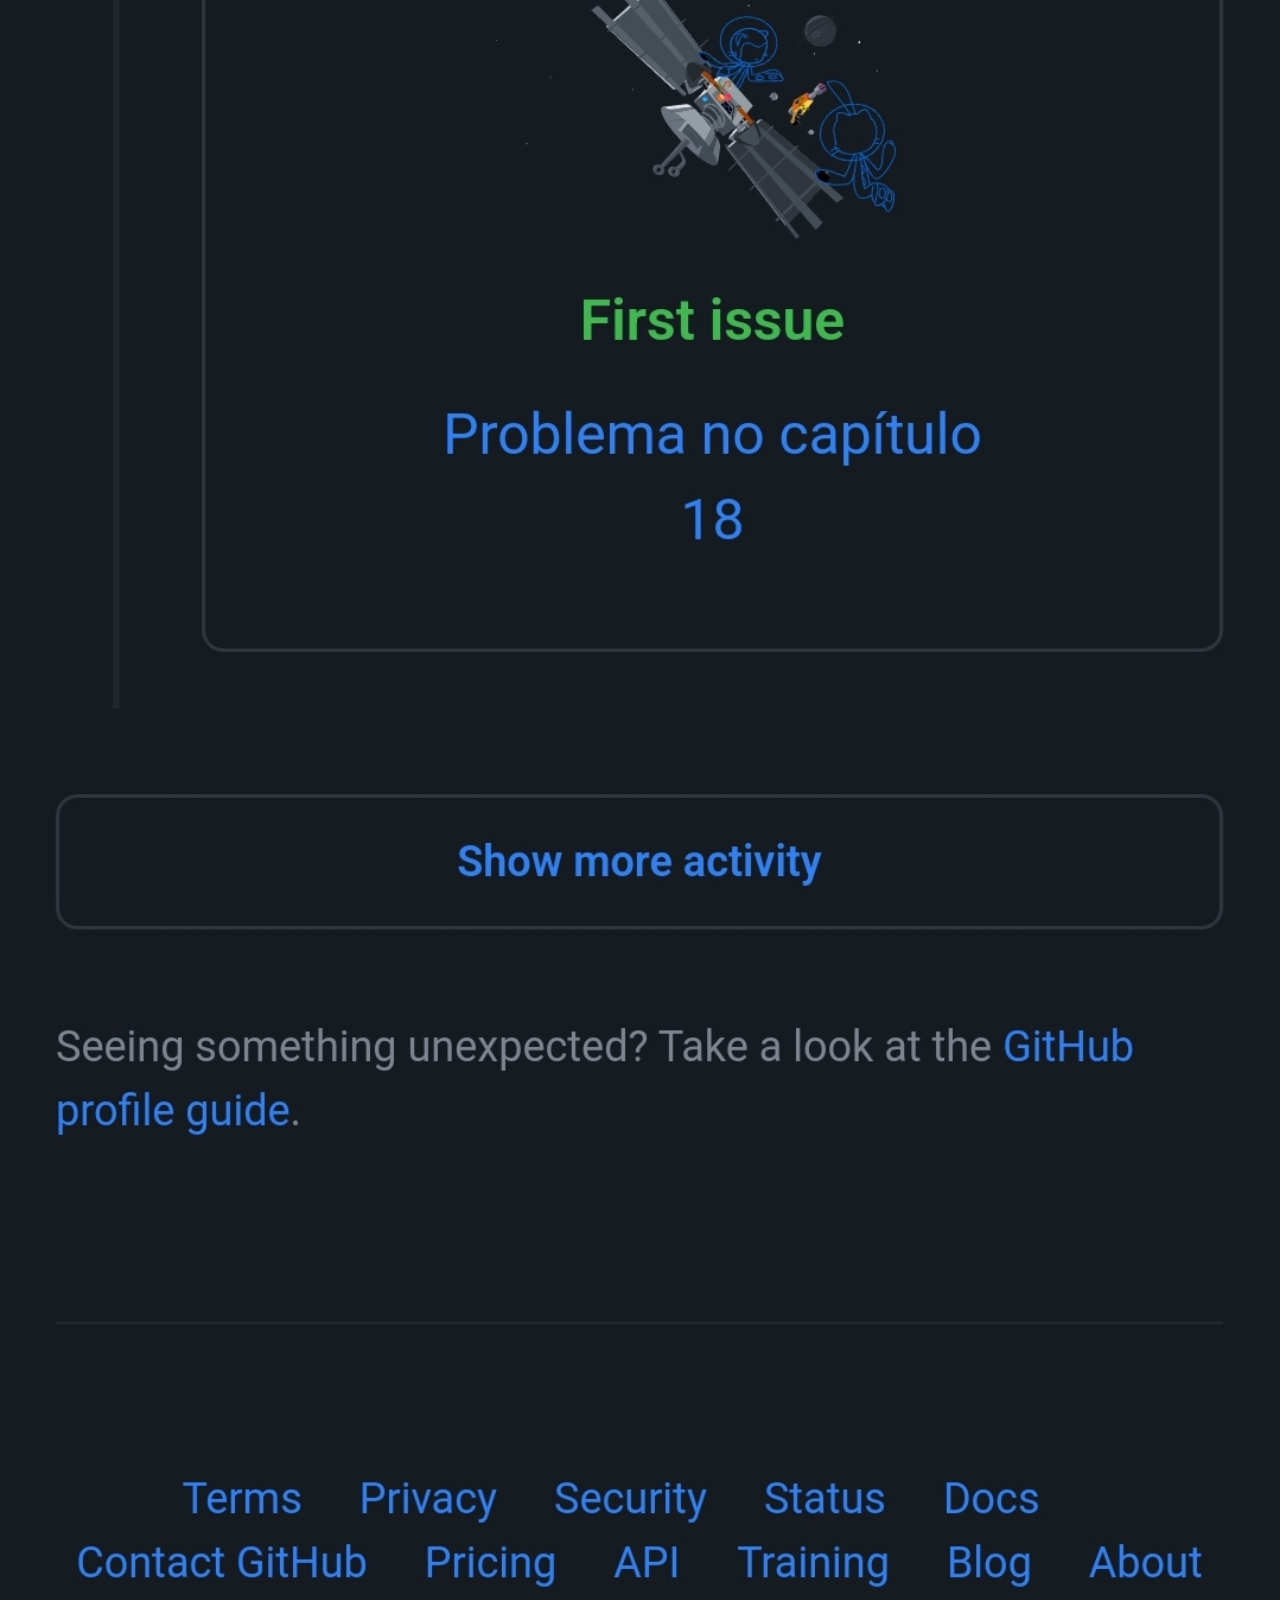
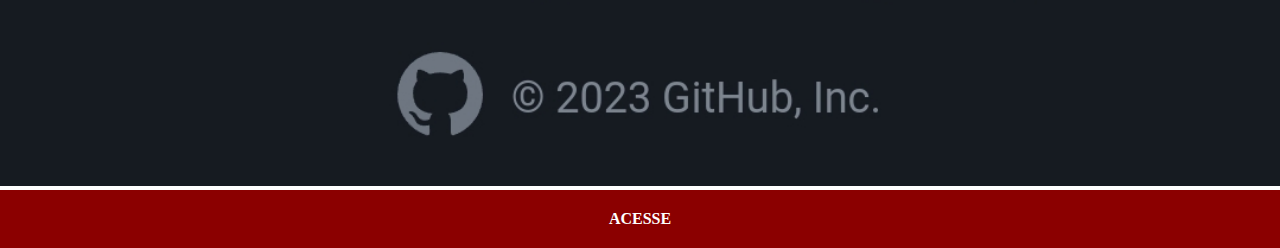
<file: github.html>
<!DOCTYPE html>
<html lang="en">
<head>
    <meta charset="UTF-8">
    <meta http-equiv="X-UA-Compatible" content="IE=edge">
    <meta name="viewport" content="width=device-width, initial-scale=1.0">
    <title>Github</title>
    <link rel="stylesheet" href="style.css">

</head>
<body>
    <img src="imagens/meu-github.jpg" alt="Tela do Github">
    <a href="https://github.com/Anderson-dev-ti" target="_blank" rel="external">ACESSE</a>
</body>
</html>
</file>
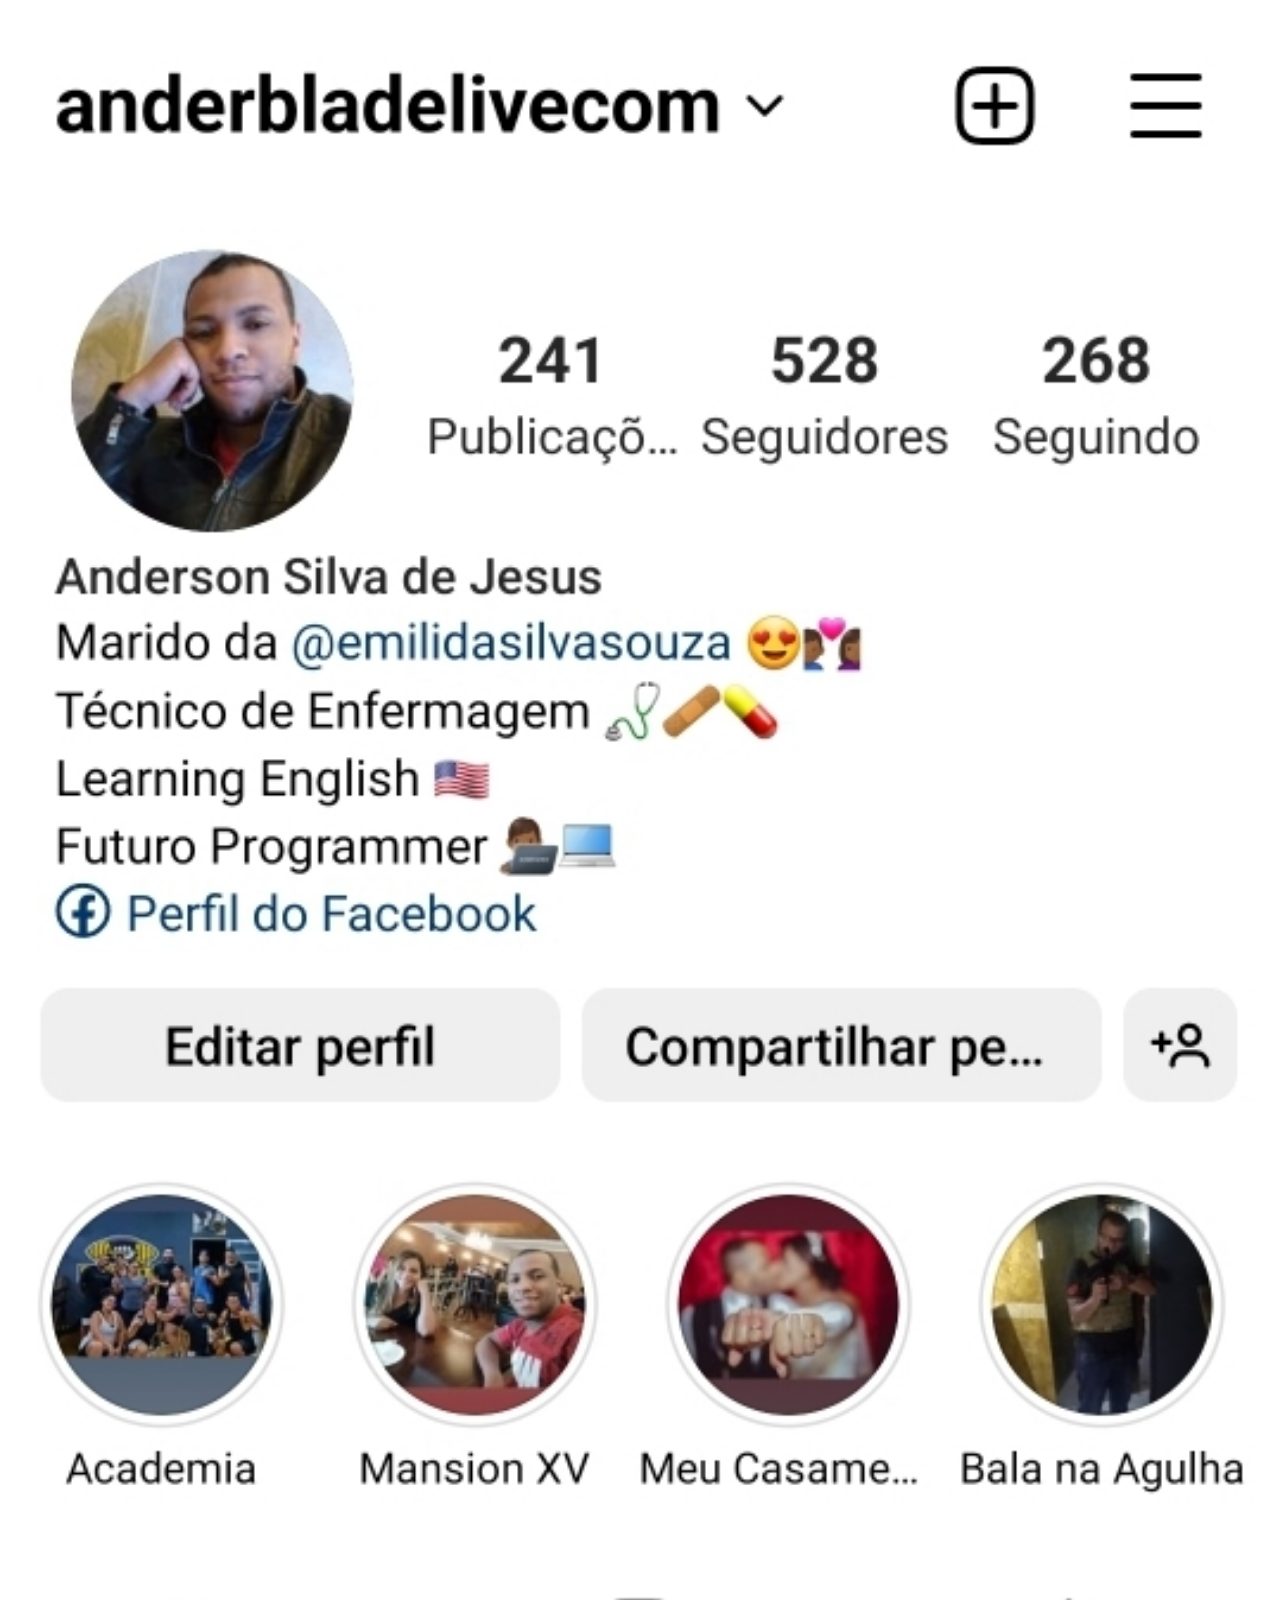
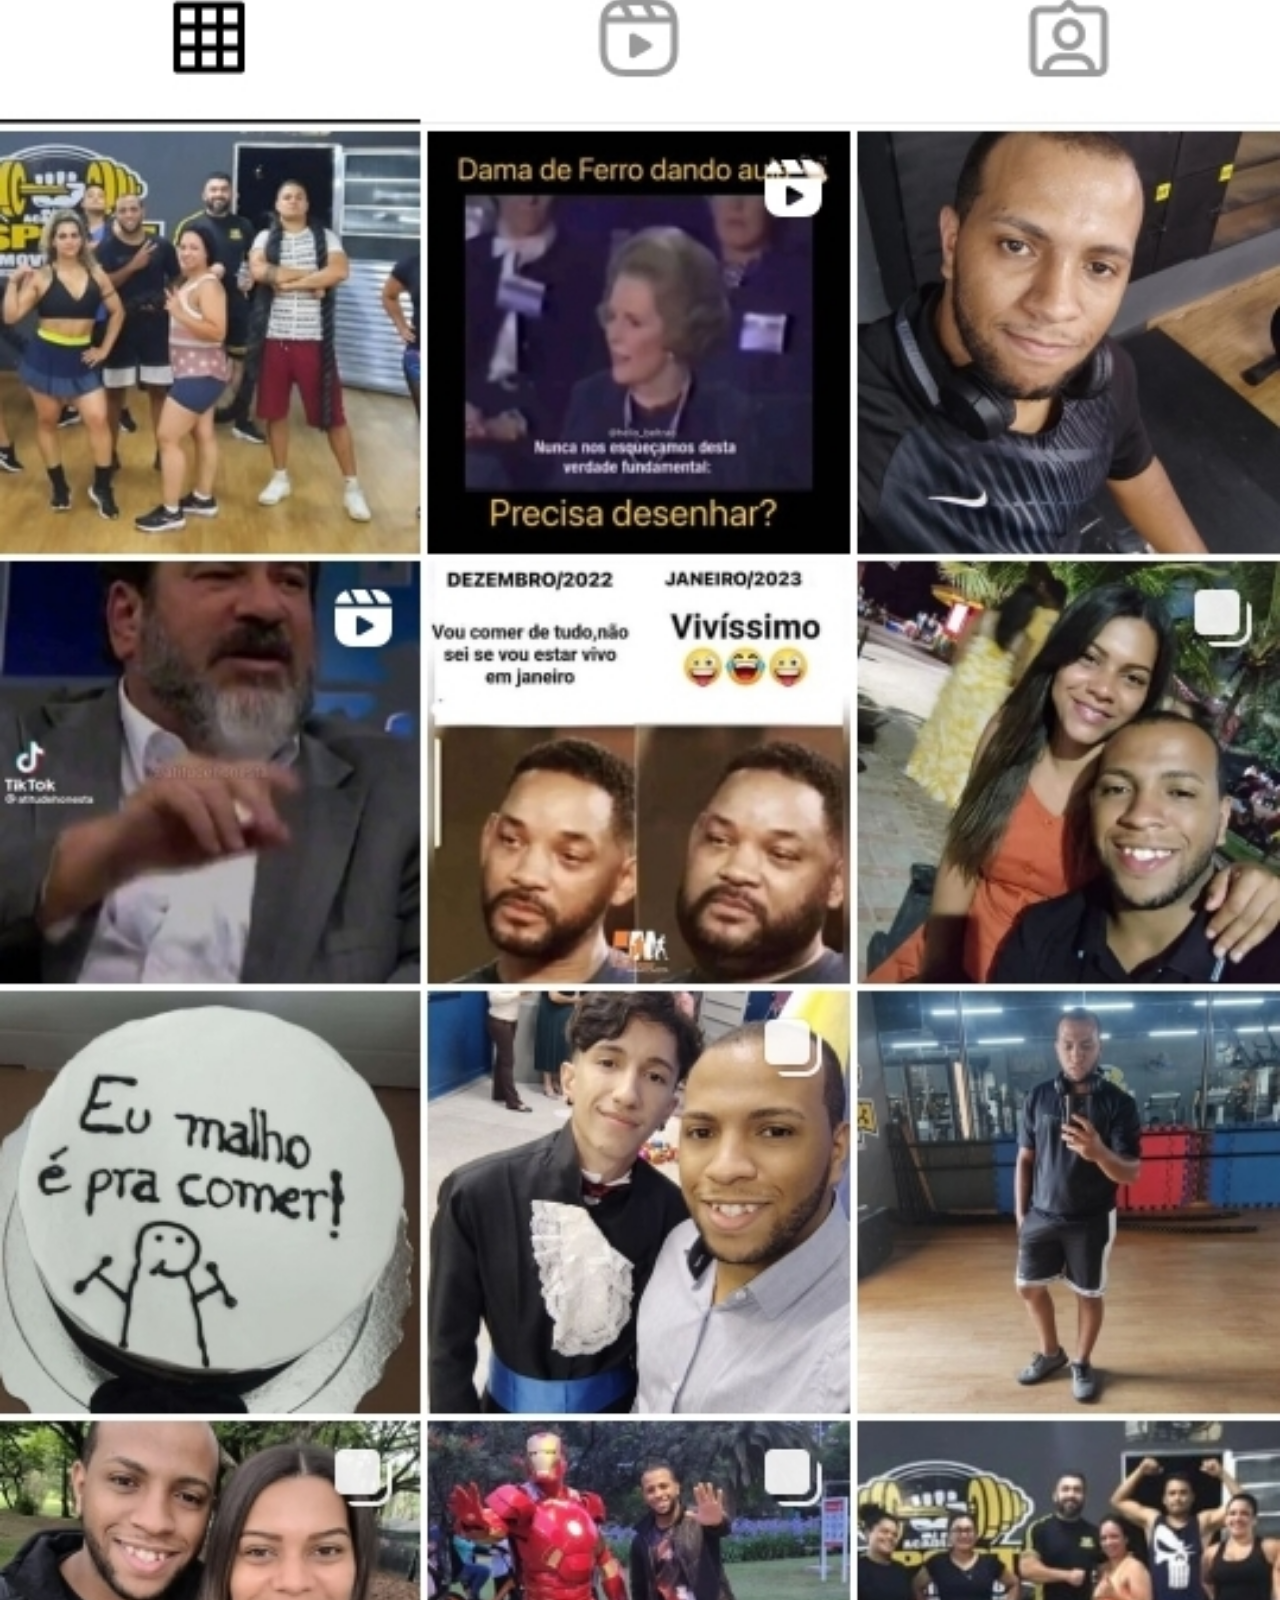
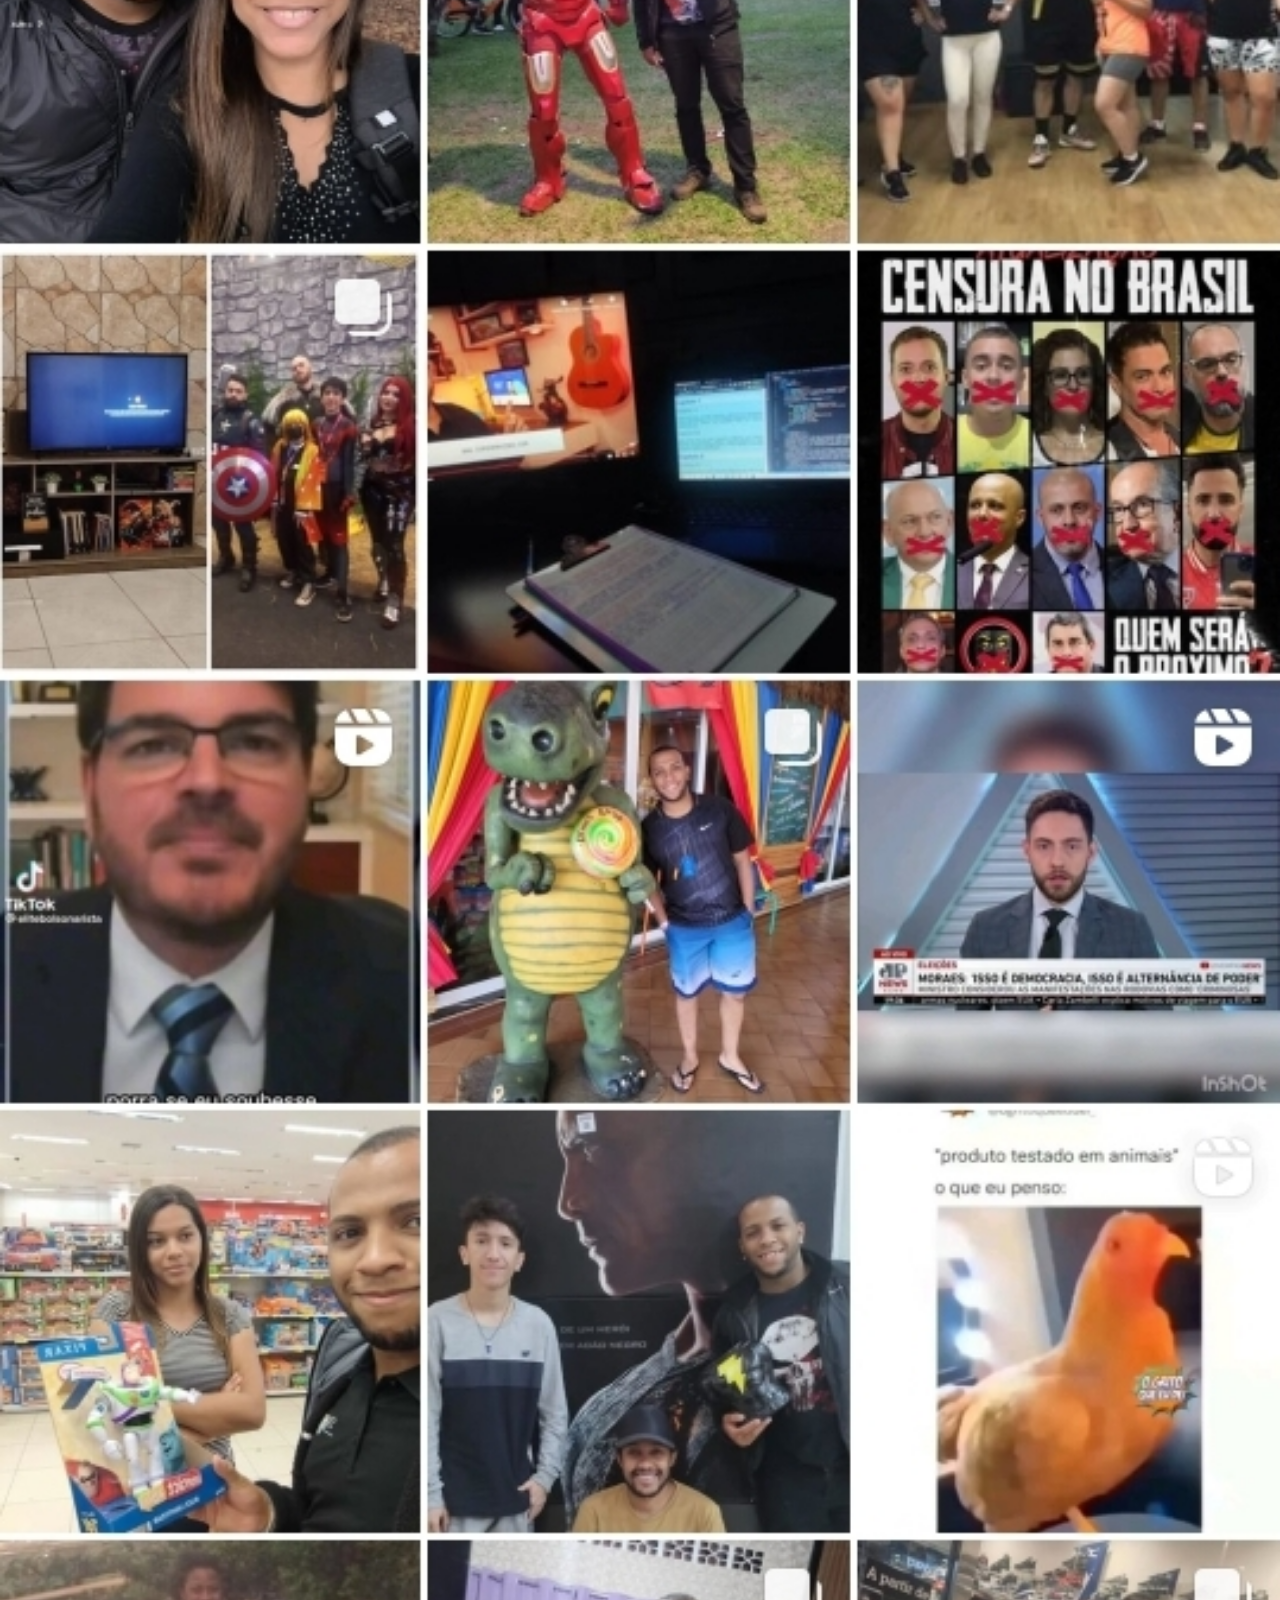
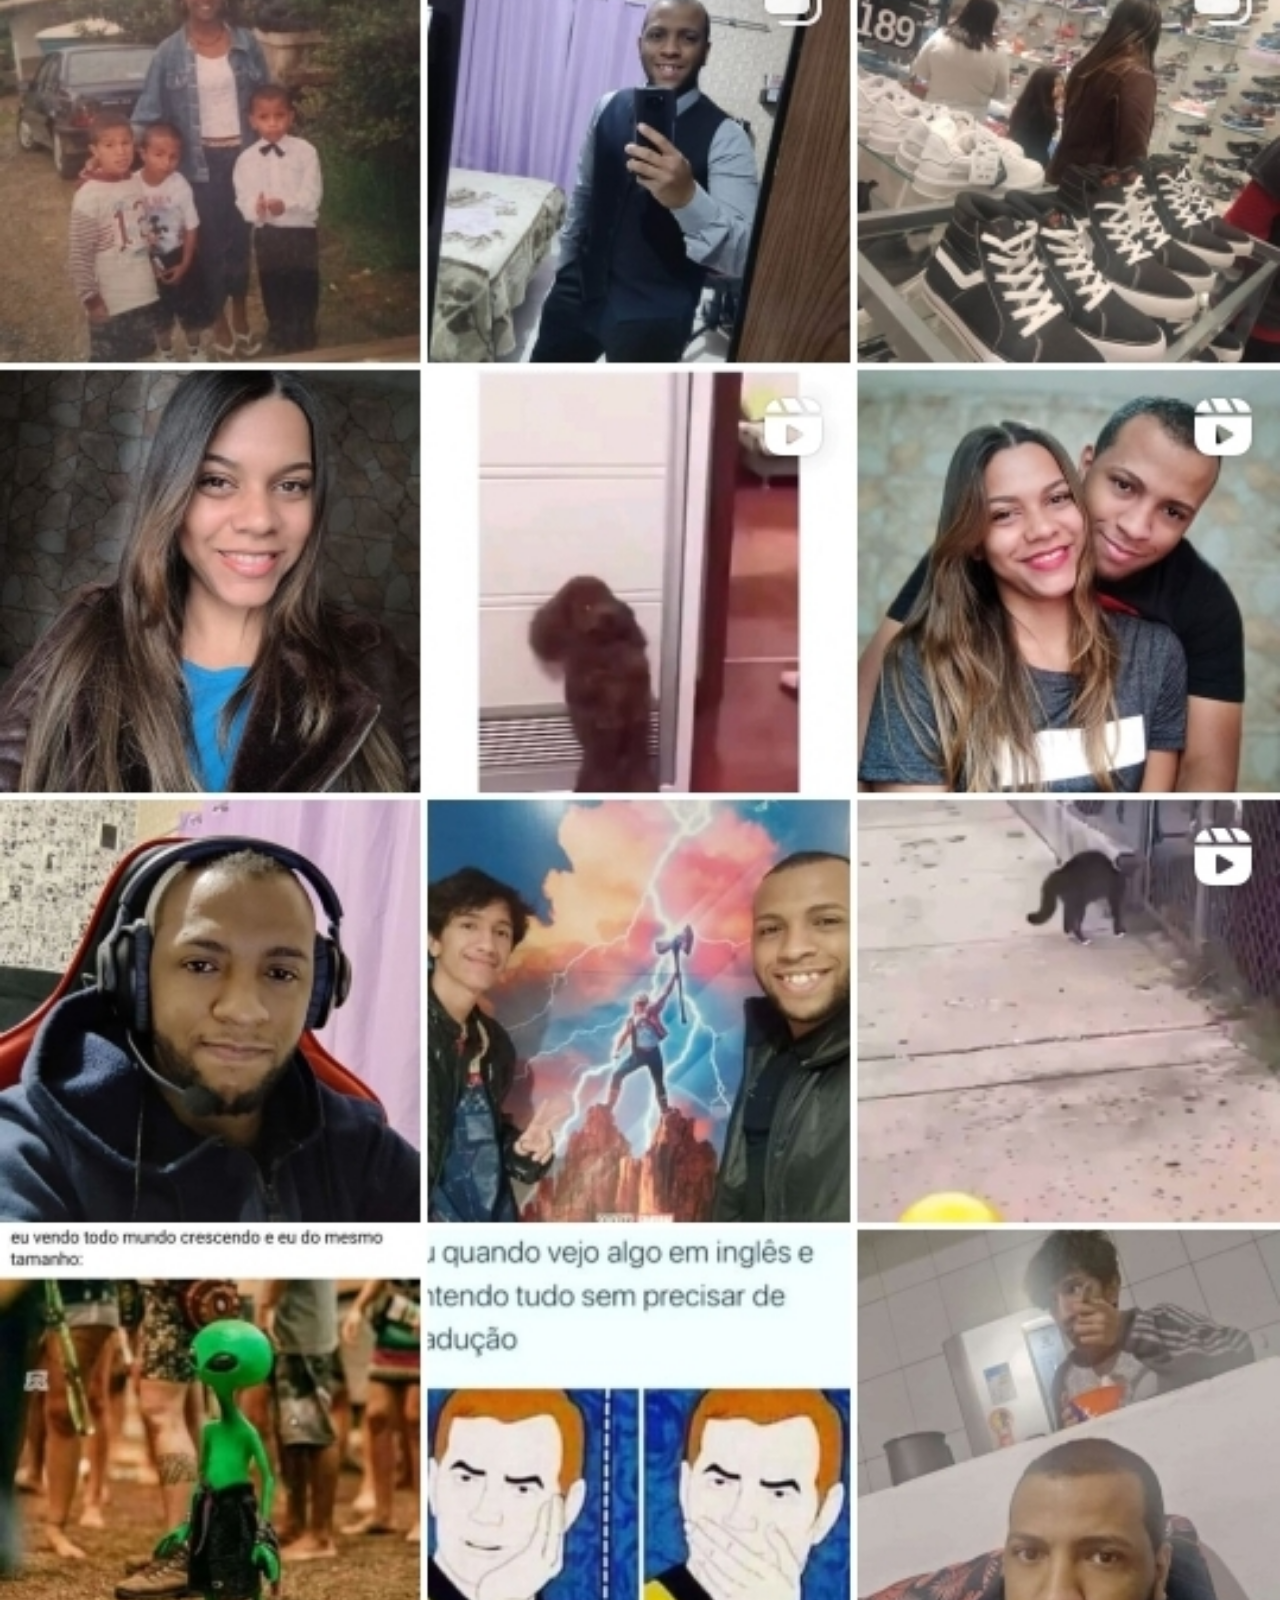
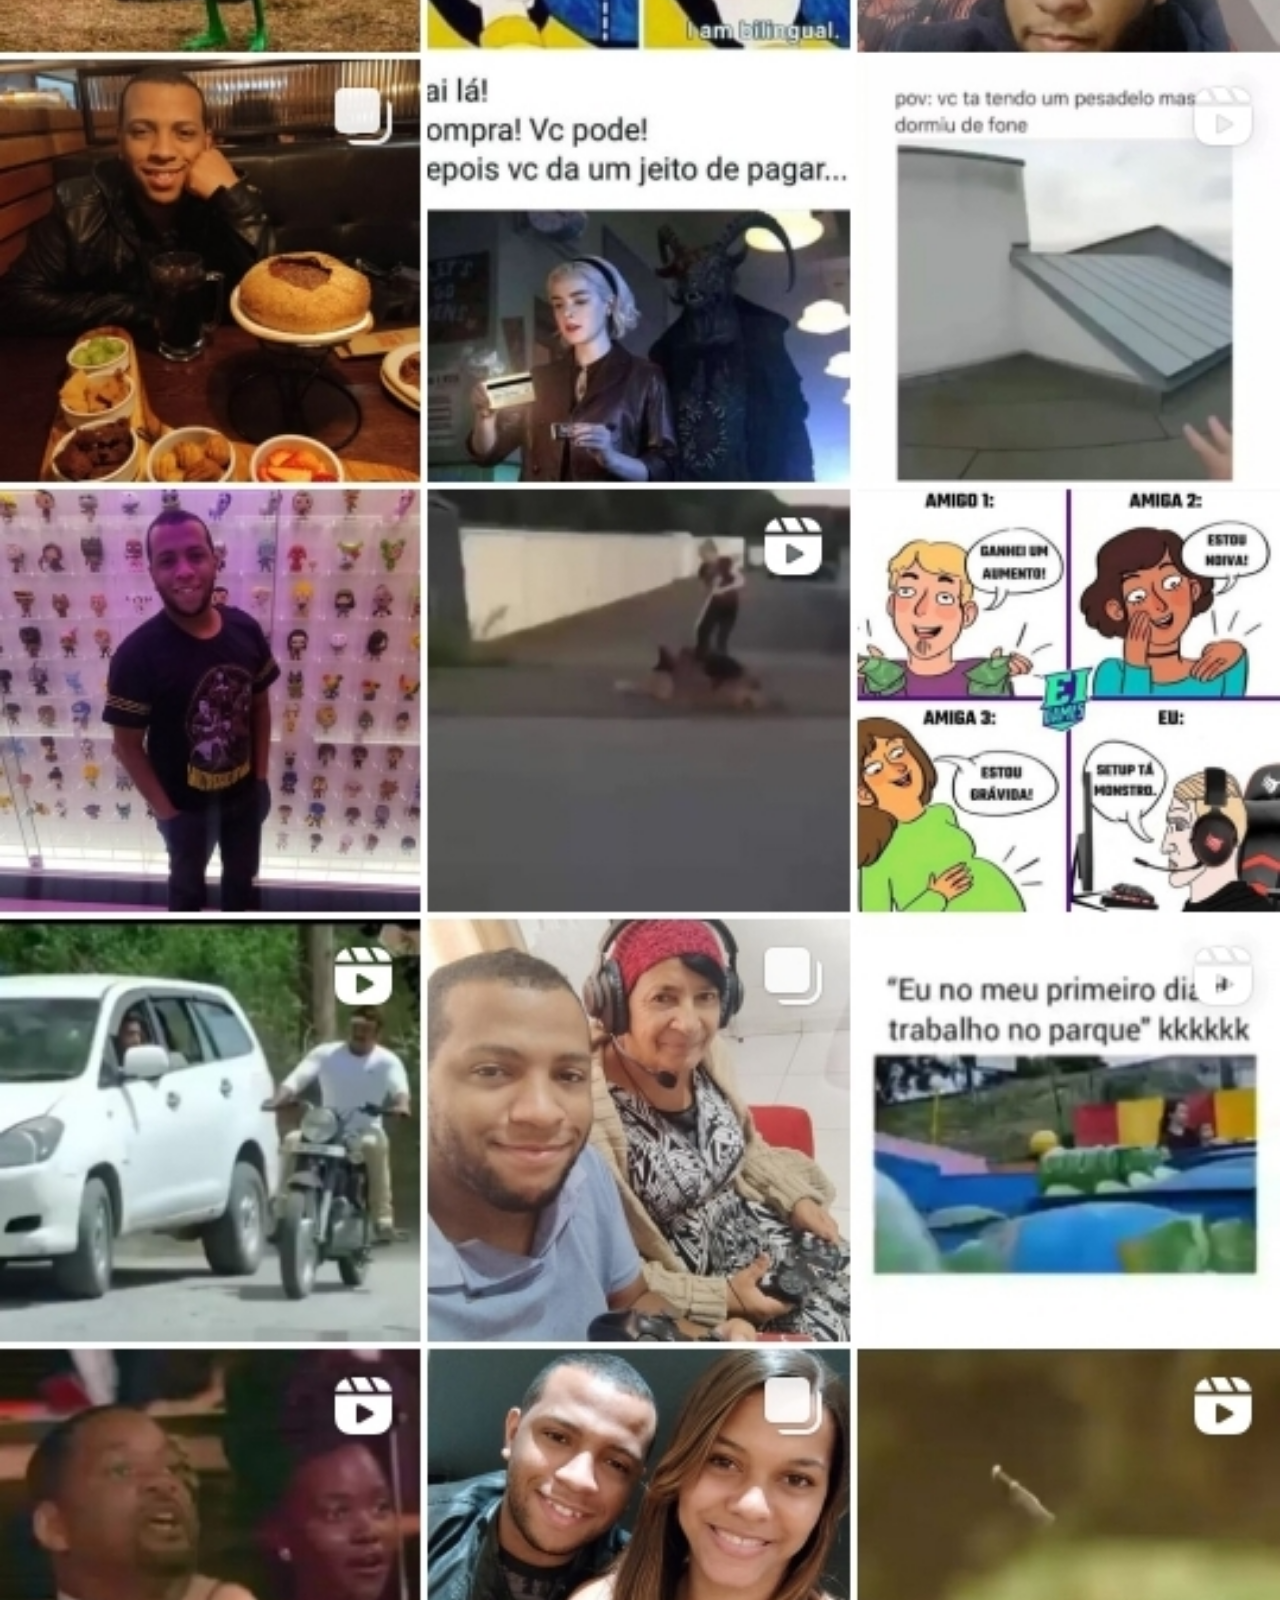
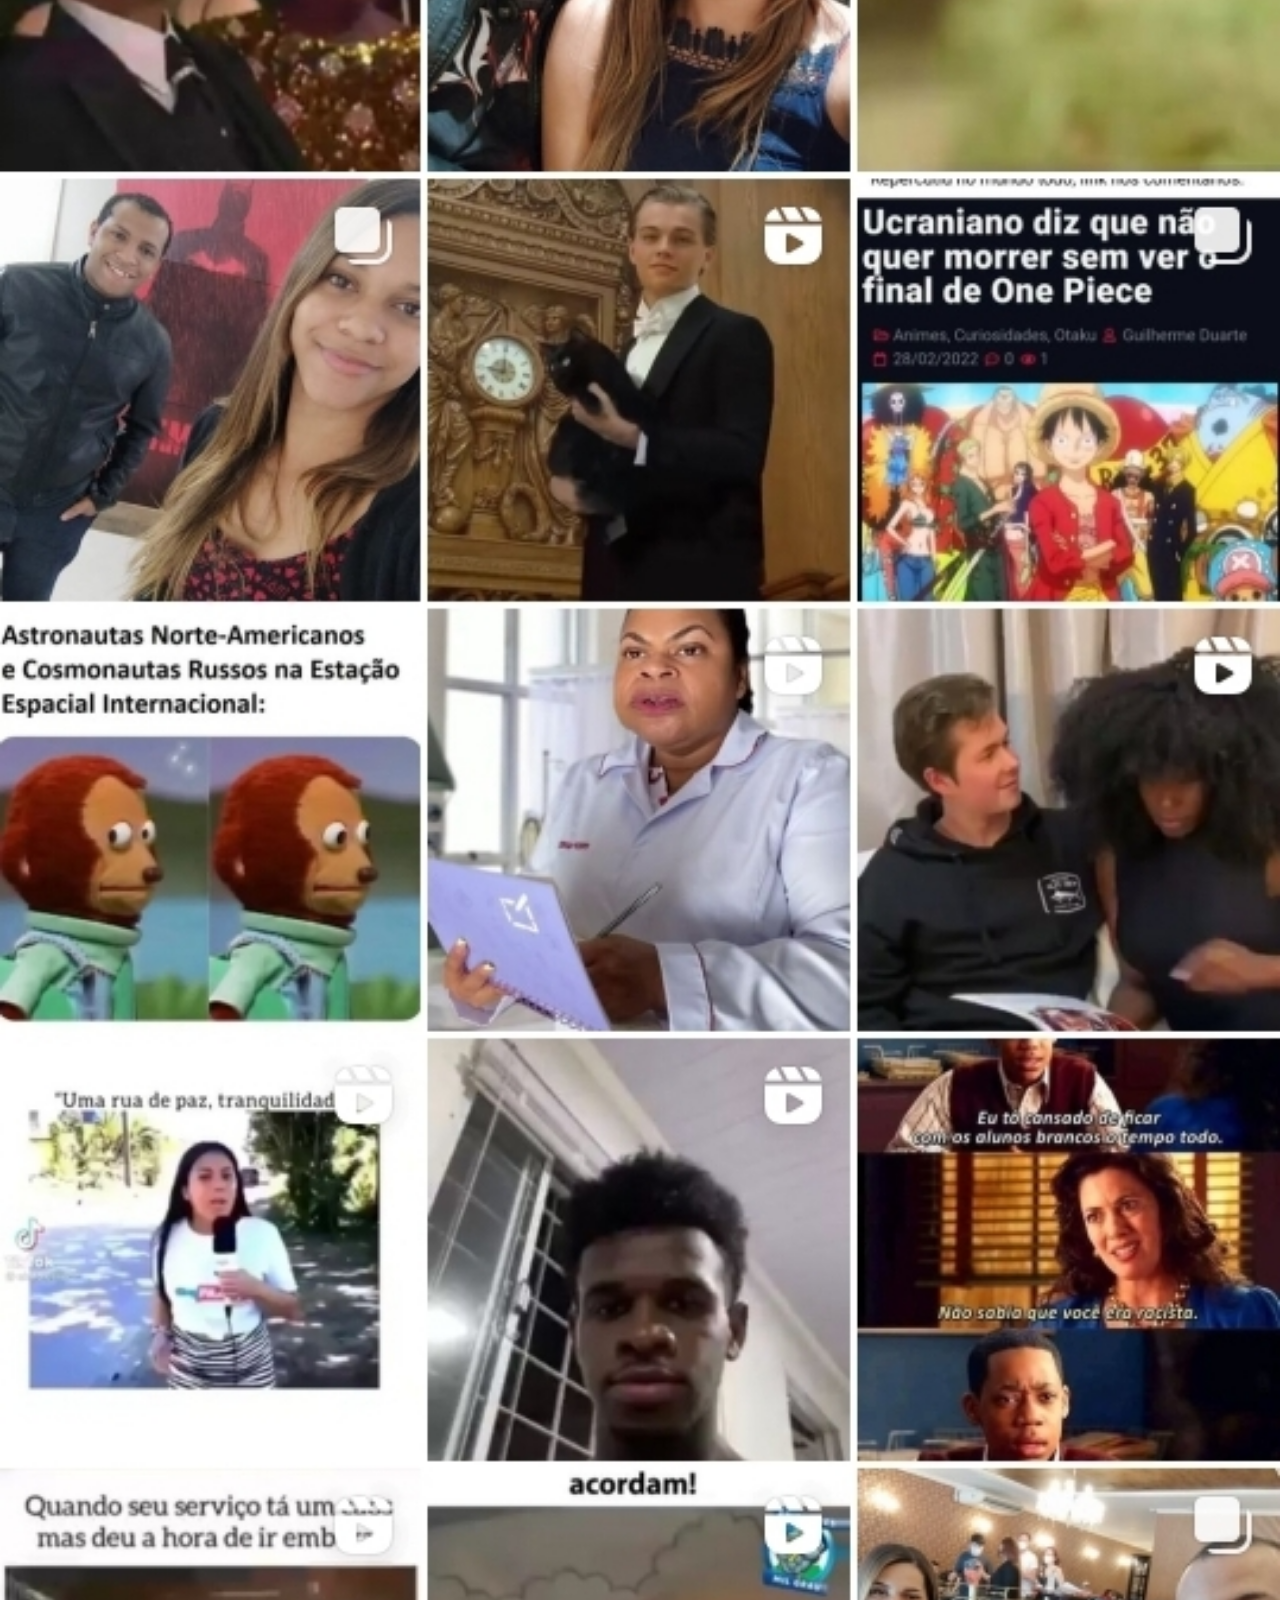
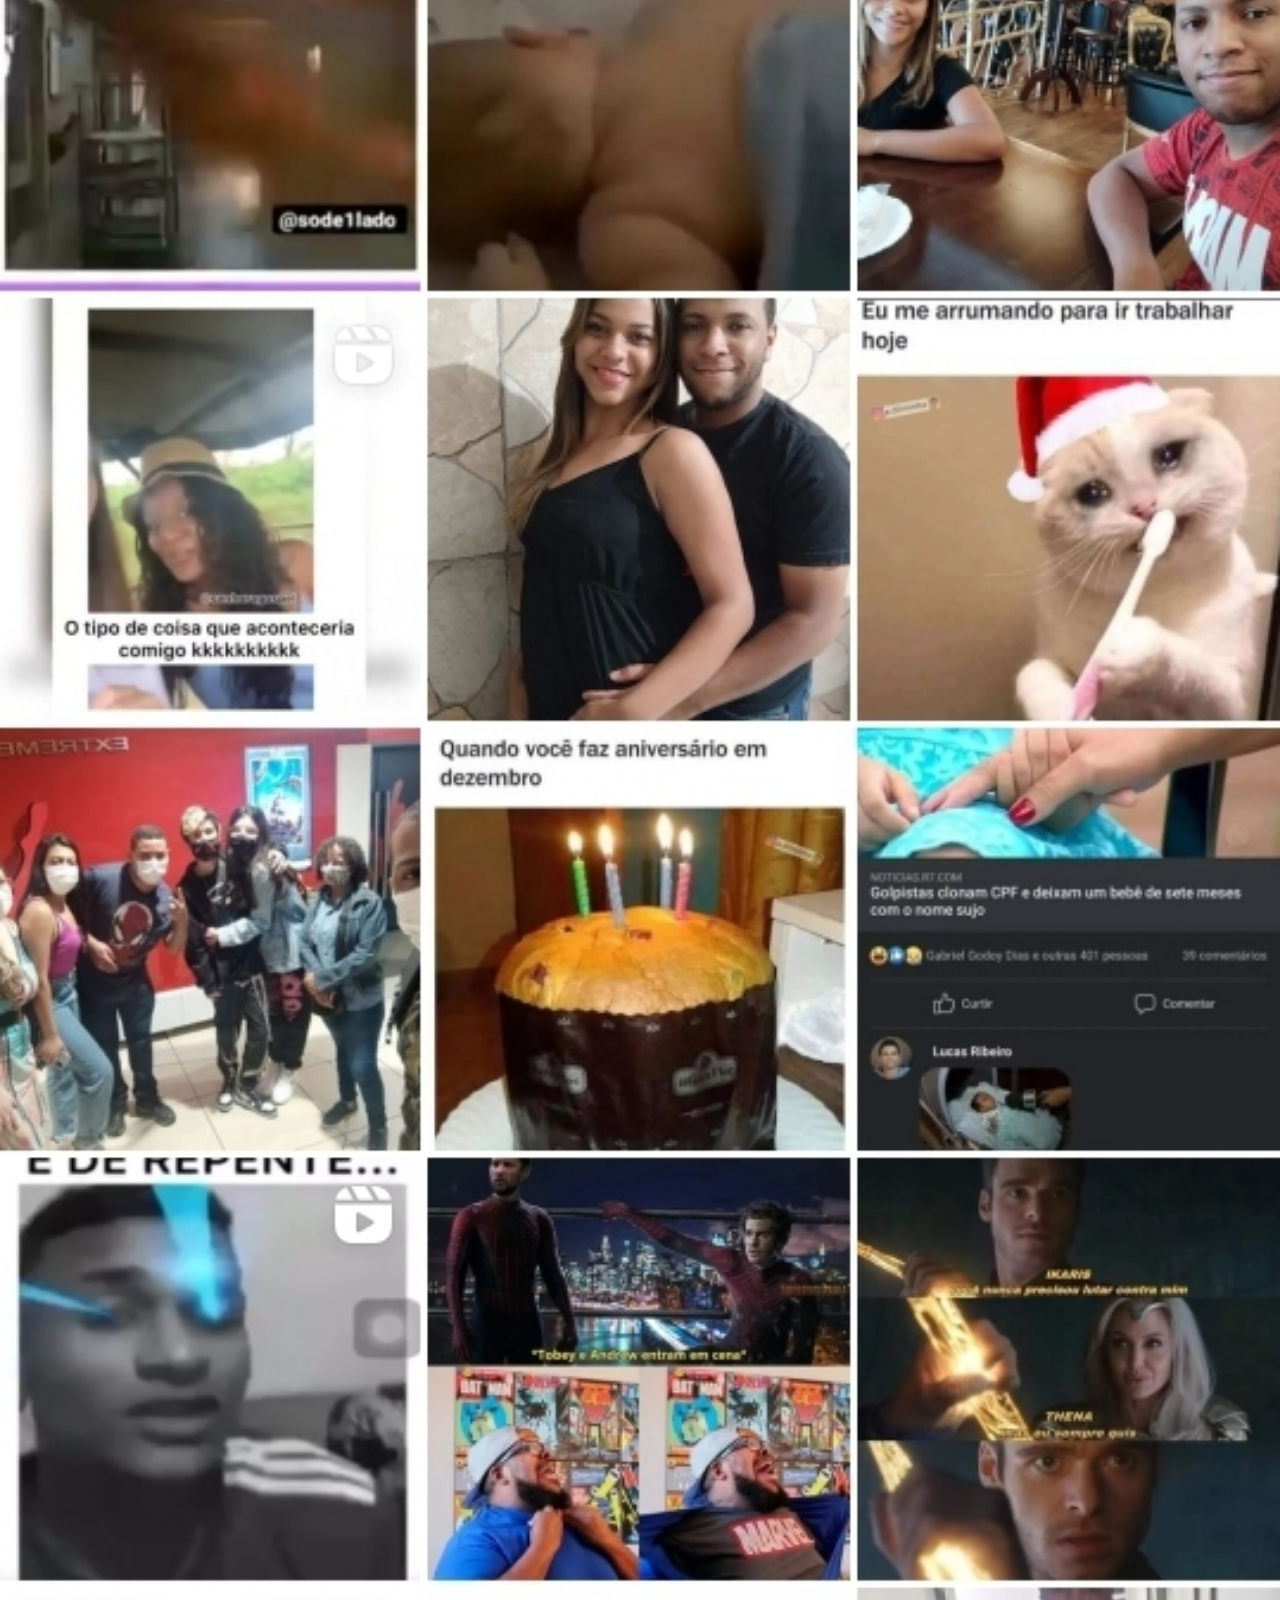
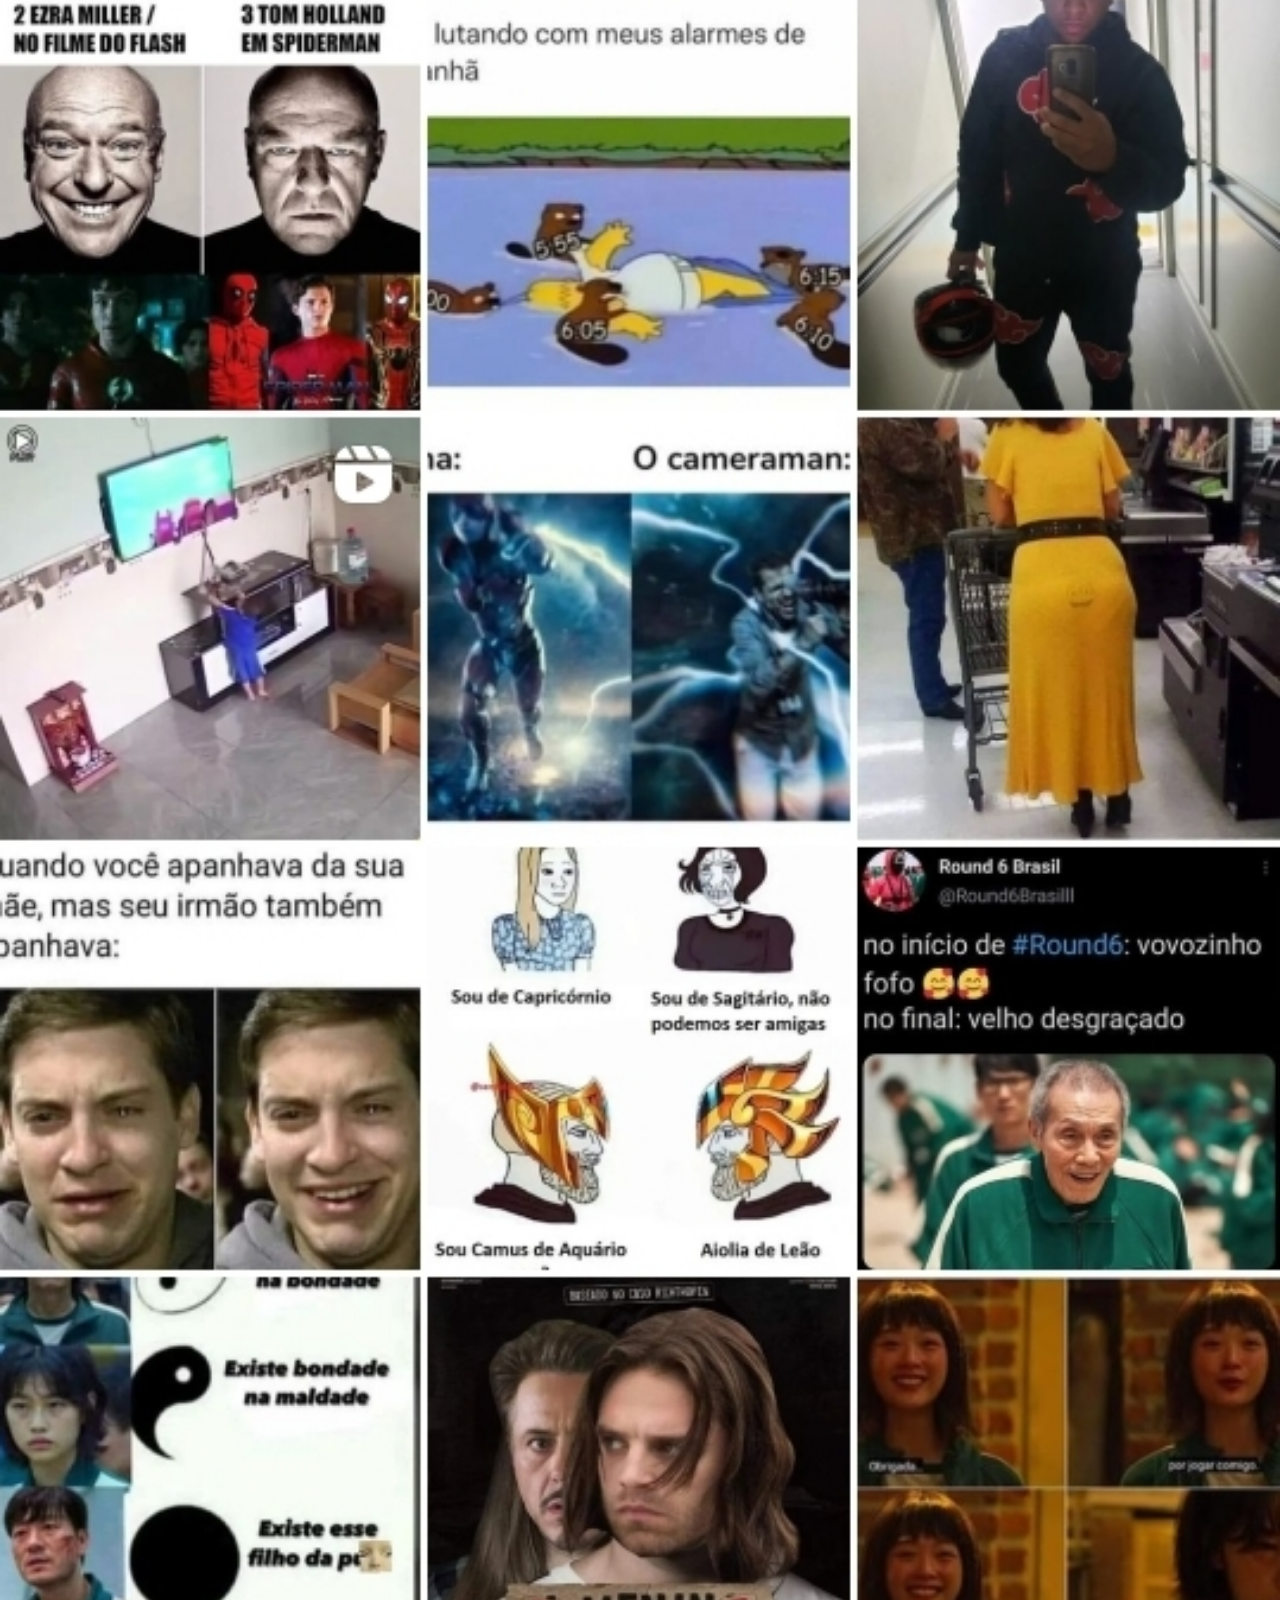
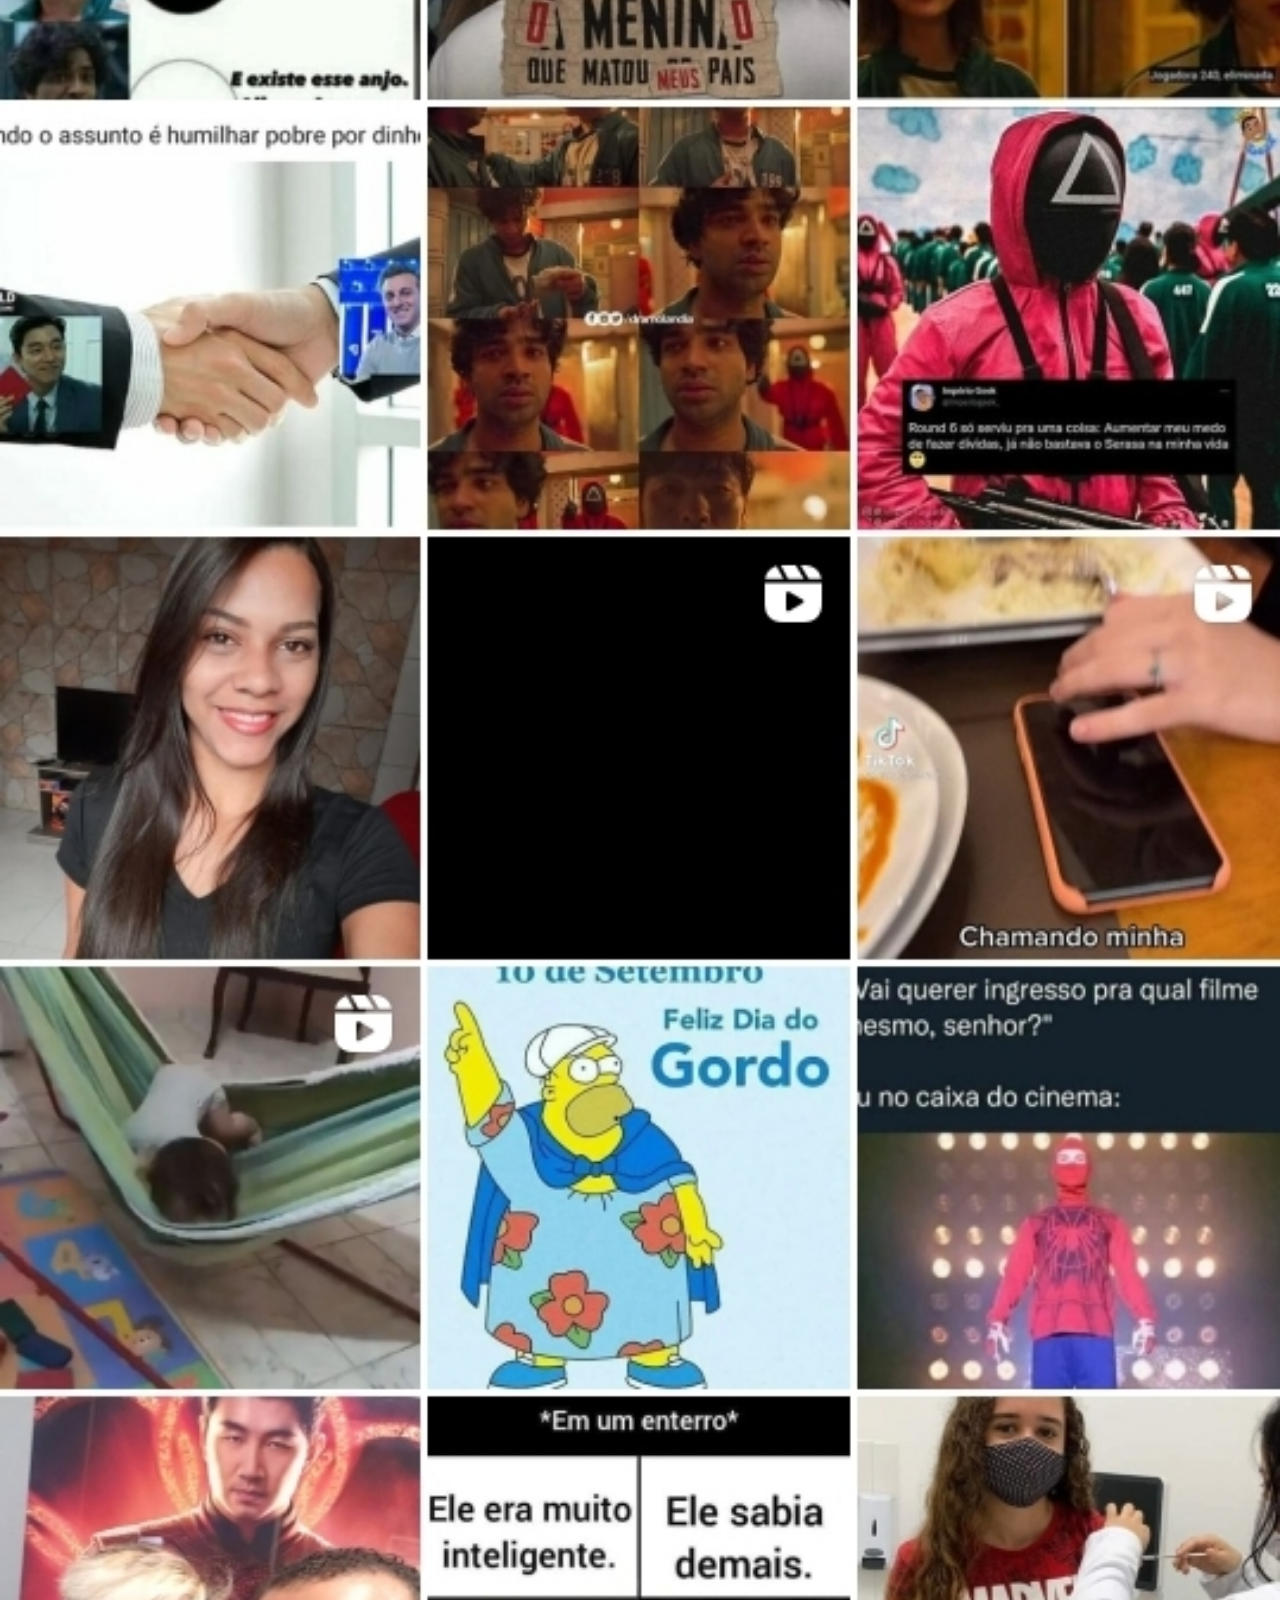
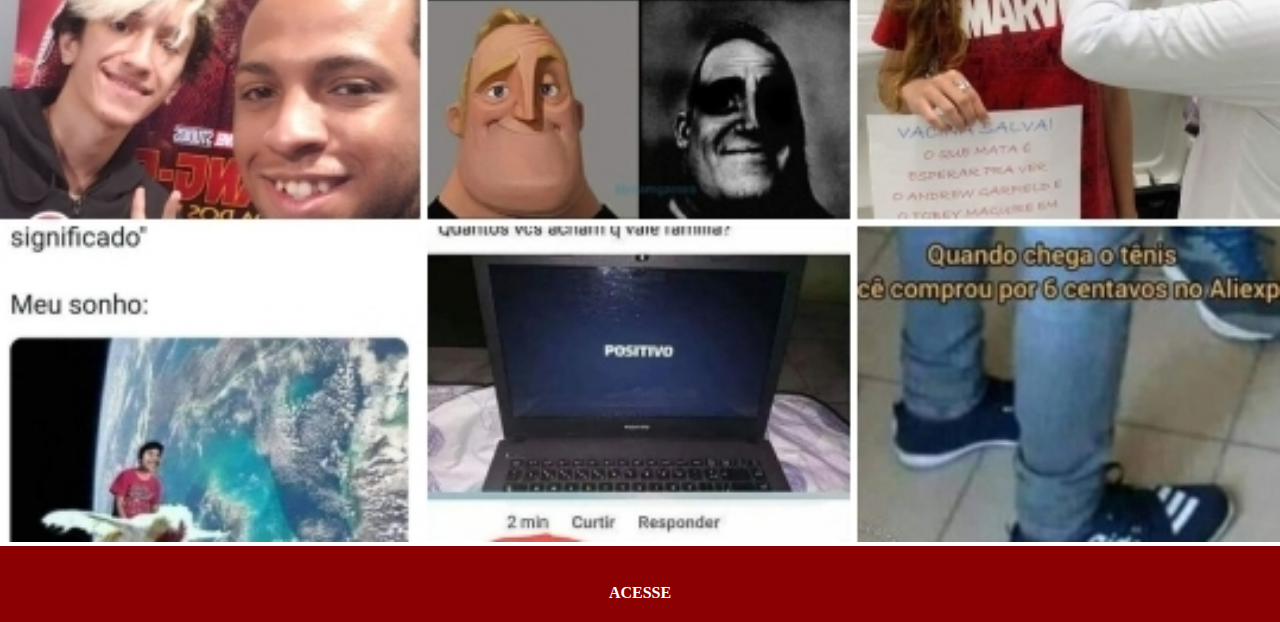
<file: instagram.html>
<!DOCTYPE html>
<html lang="pt-br">
<head>
    <meta charset="UTF-8">
    <meta http-equiv="X-UA-Compatible" content="IE=edge">
    <meta name="viewport" content="width=device-width, initial-scale=1.0">
    <title>Instagram</title>
    <link rel="stylesheet" href="style.css">
</head>
<body>
    <img src="imagens/meu-instagram.jpg" alt="tela do instagram">
    <a href="https://www.instagram.com/anderbladelivecom/" target="_blank" rel="external"><img >ACESSE</a>
</body>
</html>
</file>
<file: style.css>
@charset "UTF-8";

* {
    padding: 0px;
    margin: 0px;
}

img {
    background-size: cover;
    width: 100vw;  
}

::-webkit-scrollbar {
    width: 0px;
    height: 0px;
}

a {
    display: block;
    padding: 20px;
    background-color: darkred;
    color: white;
    font-weight: bold;
    text-decoration: none;
    text-align: center;
}
 a:hover {
    text-decoration: underline;
    background-color: red;
 }
</file>
